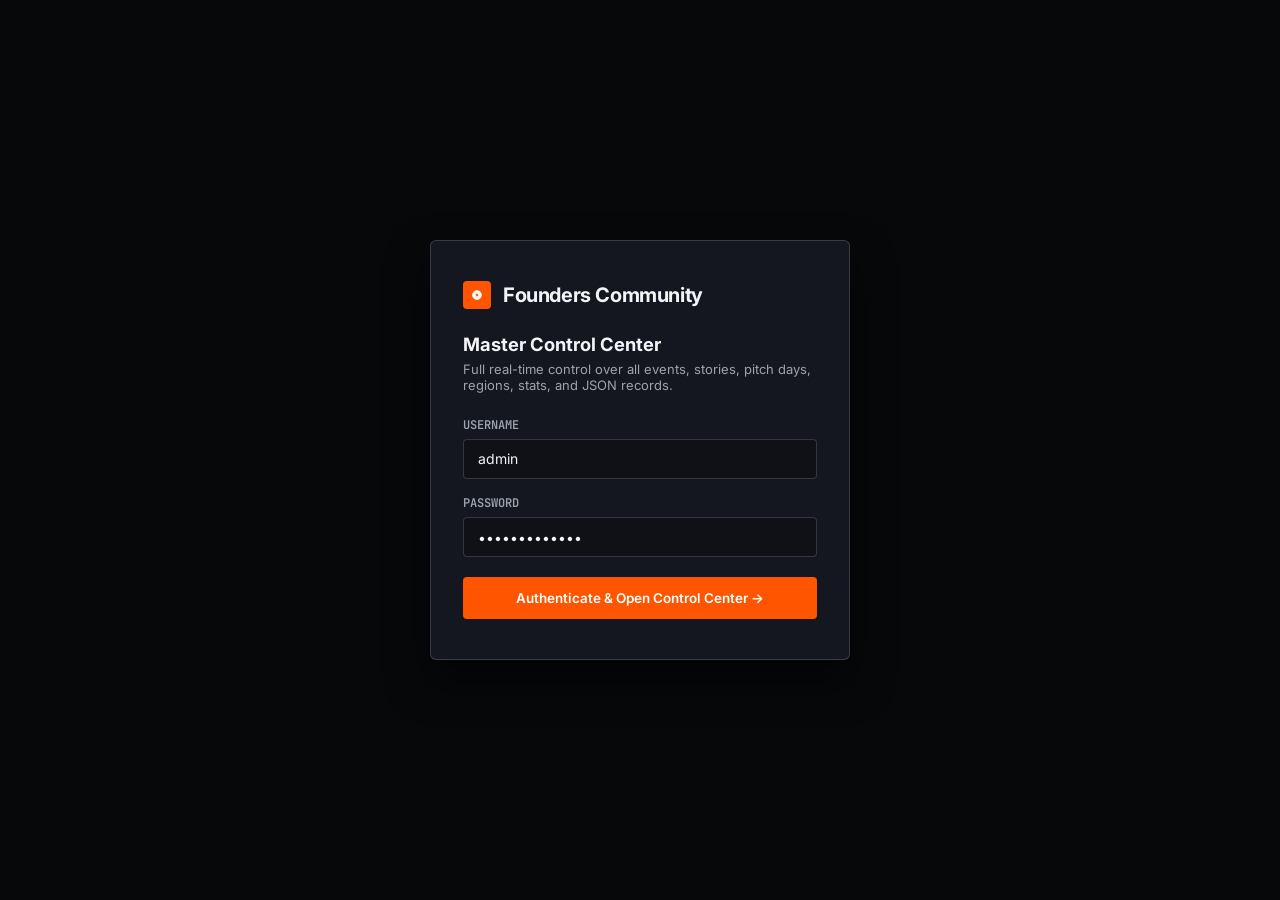
<file: admin.html>
<!DOCTYPE html>
<html lang="en">
<head>
  <meta charset="UTF-8">
  <meta name="viewport" content="width=device-width, initial-scale=1.0">
  <meta name="robots" content="noindex, nofollow">
  <title>Founders Community | Master CMS &amp; Control Center</title>
  
  <link rel="icon" type="image/x-icon" href="/favicon.ico">
  <link rel="shortcut icon" href="/favicon.ico">
  <link rel="icon" type="image/png" sizes="48x48" href="/assets/favicon-48x48.png">
  <link rel="icon" type="image/png" sizes="192x192" href="/assets/favicon-192x192.png">
  <link rel="apple-touch-icon" sizes="180x180" href="/assets/apple-touch-icon.png">
  <link rel="stylesheet" href="styles/admin.css">
  <link rel="preconnect" href="https://fonts.googleapis.com">
  <link rel="preconnect" href="https://fonts.gstatic.com" crossorigin>
  <link href="https://fonts.googleapis.com/css2?family=Inter:wght@400;500;600;700&family=JetBrains+Mono:wght@400;500;600&family=Newsreader:ital,opsz,wght@0,6..72,400;0,6..72,600;1,6..72,400&display=swap" rel="stylesheet">
</head>
<body>

  <!-- TOAST NOTIFICATION CONTAINER -->
  <div id="toast-container" class="toast-container"></div>

  <!-- AUTH LOGIN GUARD OVERLAY -->
  <div id="auth-screen" class="auth-screen">
    <div class="auth-card">
      <div class="auth-brand">
        <div class="auth-brand-symbol">
          <svg width="16" height="16" viewBox="0 0 100 100" fill="none">
            <path fill-rule="evenodd" clip-rule="evenodd" d="M50 20 C66 20 80 34 80 50 C80 66 66 80 50 80 C34 80 20 66 20 50 C20 34 34 20 50 20 Z M50 34 C50 43 44 50 35 50 C44 50 50 57 50 66 C50 57 56 50 65 50 C56 50 50 43 50 34 Z" fill="#FFFFFF"/>
          </svg>
        </div>
        <span class="auth-title">Founders Community</span>
      </div>
      <h2 style="font-size: 1.15rem; font-weight: 700; margin-bottom: 0.35rem;">Master Control Center</h2>
      <p class="auth-subtitle">Full real-time control over all events, stories, pitch days, regions, stats, and JSON records.</p>

      <form id="login-form">
        <div class="form-group" style="margin-bottom: 1rem;">
          <label class="form-label">Username</label>
          <input type="text" id="login-username" class="form-input" placeholder="admin" required value="admin">
        </div>
        <div class="form-group" style="margin-bottom: 1.25rem;">
          <label class="form-label">Password</label>
          <input type="password" id="login-password" class="form-input" placeholder="founders2026!" required value="founders2026!">
        </div>
        <div id="login-error" style="display: none; color: #EF4444; font-size: 0.8125rem; margin-bottom: 1rem;"></div>
        <button type="submit" class="btn btn-primary" style="width: 100%; padding: 0.75rem; justify-content: center;">
          Authenticate &amp; Open Control Center &rarr;
        </button>
      </form>
    </div>
  </div>

  <!-- ADMIN DASHBOARD LAYOUT -->
  <div class="admin-layout">
    <!-- Sidebar Navigation -->
    <aside class="admin-sidebar">
      <div class="sidebar-header">
        <div class="auth-brand-symbol" style="width:26px; height:26px;">
          <svg width="14" height="14" viewBox="0 0 100 100" fill="none">
            <path fill-rule="evenodd" clip-rule="evenodd" d="M50 20 C66 20 80 34 80 50 C80 66 66 80 50 80 C34 80 20 66 20 50 C20 34 34 20 50 20 Z M50 34 C50 43 44 50 35 50 C44 50 50 57 50 66 C50 57 56 50 65 50 C56 50 50 43 50 34 Z" fill="#FFFFFF"/>
          </svg>
        </div>
        <div>
          <div style="font-weight:700; font-size:0.95rem;">Founders CMS</div>
          <div style="font-size:0.6875rem; color:var(--text-muted); font-family:var(--font-mono);">TOTAL CONTROL ACTIVE</div>
        </div>
      </div>

      <ul class="sidebar-nav">
        <li>
          <button class="nav-item-btn active" data-tab="dashboard">
            <svg viewBox="0 0 24 24" fill="none" stroke="currentColor" stroke-width="2"><rect x="3" y="3" width="7" height="7"></rect><rect x="14" y="3" width="7" height="7"></rect><rect x="14" y="14" width="7" height="7"></rect><rect x="3" y="14" width="7" height="7"></rect></svg>
            Dashboard
          </button>
        </li>
        <li>
          <button class="nav-item-btn" data-tab="opportunities">
            <svg viewBox="0 0 24 24" fill="none" stroke="currentColor" stroke-width="2"><circle cx="12" cy="12" r="10"></circle><polygon points="12 8 8 12 12 16 16 12 12 8"></polygon></svg>
            Live Radar &amp; Events
          </button>
        </li>
        <li>
          <button class="nav-item-btn" data-tab="pitchdays">
            <svg viewBox="0 0 24 24" fill="none" stroke="currentColor" stroke-width="2"><path d="M12 2a3 3 0 0 0-3 3v7a3 3 0 0 0 6 0V5a3 3 0 0 0-3-3Z"></path><path d="M19 10v2a7 7 0 0 1-14 0v-2"></path><line x1="12" y1="19" x2="12" y2="22"></line></svg>
            Pitch Days &amp; Stages
          </button>
        </li>
        <li>
          <button class="nav-item-btn" data-tab="stories">
            <svg viewBox="0 0 24 24" fill="none" stroke="currentColor" stroke-width="2"><path d="M4 19.5A2.5 2.5 0 0 1 6.5 17H20"></path><path d="M6.5 2H20v20H6.5A2.5 2.5 0 0 1 4 19.5v-15A2.5 2.5 0 0 1 6.5 2z"></path></svg>
            Field Dispatches (Stories)
          </button>
        </li>
        <li>
          <button class="nav-item-btn" data-tab="stats">
            <svg viewBox="0 0 24 24" fill="none" stroke="currentColor" stroke-width="2"><path d="M3 3v18h18"></path><path d="M18 17V9"></path><path d="M13 17V5"></path><path d="M8 17v-3"></path></svg>
            Key Stats &amp; Numbers
          </button>
        </li>
        <li>
          <button class="nav-item-btn" data-tab="pathway">
            <svg viewBox="0 0 24 24" fill="none" stroke="currentColor" stroke-width="2"><polygon points="13 2 3 14 12 14 11 22 21 10 12 10 13 2"></polygon></svg>
            How It Works (Pathway)
          </button>
        </li>
        <li>
          <button class="nav-item-btn" data-tab="regions">
            <svg viewBox="0 0 24 24" fill="none" stroke="currentColor" stroke-width="2"><polygon points="1 6 1 22 8 18 16 22 23 18 23 2 16 6 8 2 1 6"></polygon><line x1="8" y1="2" x2="8" y2="18"></line><line x1="16" y1="6" x2="16" y2="22"></line></svg>
            Regional Registry
          </button>
        </li>
        <li>
          <button class="nav-item-btn" data-tab="partners">
            <svg viewBox="0 0 24 24" fill="none" stroke="currentColor" stroke-width="2"><path d="M17 21v-2a4 4 0 0 0-4-4H5a4 4 0 0 0-4 4v2"></path><circle cx="9" cy="7" r="4"></circle><path d="M23 21v-2a4 4 0 0 0-3-3.87"></path><path d="M16 3.13a4 4 0 0 1 0 7.75"></path></svg>
            Partners &amp; Capital
          </button>
        </li>
        <li>
          <button class="nav-item-btn" data-tab="gallery">
            <svg viewBox="0 0 24 24" fill="none" stroke="currentColor" stroke-width="2"><rect x="3" y="3" width="18" height="18" rx="2" ry="2"></rect><circle cx="8.5" cy="8.5" r="1.5"></circle><polyline points="21 15 16 10 5 21"></polyline></svg>
            Documentary Gallery
          </button>
        </li>
        <li>
          <button class="nav-item-btn" data-tab="rawjson" style="color:#F59E0B;">
            <svg viewBox="0 0 24 24" fill="none" stroke="currentColor" stroke-width="2"><polyline points="16 18 22 12 16 6"></polyline><polyline points="8 6 2 12 8 18"></polyline></svg>
            Raw JSON Editor
          </button>
        </li>
        <li>
          <button class="nav-item-btn" data-tab="media">
            <svg viewBox="0 0 24 24" fill="none" stroke="currentColor" stroke-width="2"><path d="M21 15v4a2 2 0 0 1-2 2H5a2 2 0 0 1-2-2v-4"></path><polyline points="17 8 12 3 7 8"></polyline><line x1="12" y1="3" x2="12" y2="15"></line></svg>
            Media Library
          </button>
        </li>
        <li>
          <button class="nav-item-btn" data-tab="settings">
            <svg viewBox="0 0 24 24" fill="none" stroke="currentColor" stroke-width="2"><circle cx="12" cy="12" r="3"></circle><path d="M19.4 15a1.65 1.65 0 0 0 .33 1.82l.06.06a2 2 0 0 1 0 2.83 2 2 0 0 1-2.83 0l-.06-.06a1.65 1.65 0 0 0-1.82-.33 1.65 1.65 0 0 0-1 1.51V21a2 2 0 0 1-2 2 2 2 0 0 1-2-2v-.09A1.65 1.65 0 0 0 9 19.4a1.65 1.65 0 0 0-1.82.33l-.06.06a2 2 0 0 1-2.83 0 2 2 0 0 1 0-2.83l.06-.06a1.65 1.65 0 0 0 .33-1.82 1.65 1.65 0 0 0-1.51-1H3a2 2 0 0 1-2-2 2 2 0 0 1 2-2h.09A1.65 1.65 0 0 0 4.6 9a1.65 1.65 0 0 0-.33-1.82l-.06-.06a2 2 0 0 1 0-2.83 2 2 0 0 1 2.83 0l.06.06a1.65 1.65 0 0 0 1.82.33H9a1.65 1.65 0 0 0 1-1.51V3a2 2 0 0 1 2-2 2 2 0 0 1 2 2v.09a1.65 1.65 0 0 0 1 1.51 1.65 1.65 0 0 0 1.82-.33l.06-.06a2 2 0 0 1 2.83 0 2 2 0 0 1 0 2.83l-.06.06a1.65 1.65 0 0 0-.33 1.82V9a1.65 1.65 0 0 0 1.51 1H21a2 2 0 0 1 2 2 2 2 0 0 1-2 2h-.09a1.65 1.65 0 0 0-1.51 1z"></path></svg>
            Settings &amp; Backup
          </button>
        </li>
      </ul>

      <div class="sidebar-footer">
        <div class="user-info">LOGGED IN AS: <span id="current-user-name">admin</span></div>
        <a href="/" target="_blank" class="btn btn-secondary btn-sm" style="width:100%; justify-content:center;">
          View Public Site &nearr;
        </a>
        <button id="logout-btn" class="btn btn-danger btn-sm" style="width:100%; justify-content:center;">
          Sign Out
        </button>
      </div>
    </aside>

    <!-- Main Content Panel -->
    <main class="admin-main">
      <header class="admin-header">
        <div>
          <h1 id="active-tab-title" class="page-title">Dashboard</h1>
          <p style="font-size:0.8125rem; color:var(--text-muted); margin-top:0.25rem;" id="active-tab-desc">
            Real-time management portal with instant 2-way live sync to website and Vercel dataset.
          </p>
        </div>
        <div class="header-actions" id="header-actions">
          <!-- Dynamic Action Button per tab -->
        </div>
      </header>

      <!-- 1. DASHBOARD OVERVIEW TAB -->
      <section id="tab-dashboard" class="tab-section active">
        <div class="metrics-grid">
          <div class="metric-card">
            <span class="metric-label">Active Opportunities</span>
            <span class="metric-val" id="dash-opps-count">0</span>
          </div>
          <div class="metric-card">
            <span class="metric-label">Field Stories</span>
            <span class="metric-val" id="dash-stories-count">0</span>
          </div>
          <div class="metric-card">
            <span class="metric-label">Pitch Cities</span>
            <span class="metric-val" id="dash-pitch-count">0</span>
          </div>
          <div class="metric-card">
            <span class="metric-label">Regional Chapters</span>
            <span class="metric-val" id="dash-regions-count">0</span>
          </div>
        </div>

        <div style="display:grid; grid-template-columns: 2fr 1fr; gap:1.5rem; margin-top:1.5rem;">
          <div style="background:var(--bg-card); border:1px solid var(--border-subtle); border-radius:6px; padding:1.5rem;">
            <div style="display:flex; justify-content:space-between; align-items:center; margin-bottom:1rem;">
              <h3 style="font-size:1.1rem; font-weight:700;">Live Sync &amp; Deployment Status</h3>
              <span class="status-badge live">● 2-Way Sync Active</span>
            </div>
            <p style="font-size:0.9rem; color:var(--text-secondary); line-height:1.6; margin-bottom:1.25rem;">
              Every edit you make in any tab is <strong>immediately written</strong> to both the SQLite database and <code style="color:var(--brand-vermilion); font-family:var(--font-mono);">data/community.json</code>. Your live site updates instantly on refresh, and your repository is always 100% ready for zero-configuration Vercel deployment.
            </p>
            <div style="display:flex; gap:0.75rem; flex-wrap:wrap;">
              <button class="btn btn-primary btn-sm" id="dash-save-all-btn">
                ⚡ Force Re-Sync Entire Site
              </button>
              <button class="btn btn-secondary btn-sm" onclick="window.FC_ADMIN.switchTab('rawjson')">
                📝 Open Full JSON Editor &rarr;
              </button>
              <a href="/" target="_blank" class="btn btn-secondary btn-sm">
                🌐 Open Public Homepage &nearr;
              </a>
            </div>
          </div>

          <div style="background:var(--bg-card); border:1px solid var(--border-subtle); border-radius:6px; padding:1.5rem;">
            <h3 style="font-size:1rem; font-weight:700; margin-bottom:0.75rem;">Quick Navigation</h3>
            <ul style="list-style:none; display:flex; flex-direction:column; gap:0.5rem; font-size:0.875rem;">
              <li><a href="javascript:void(0)" onclick="window.FC_ADMIN.switchTab('opportunities')" style="color:var(--text-primary); text-decoration:none;">→ Manage Live Radar &amp; Events</a></li>
              <li><a href="javascript:void(0)" onclick="window.FC_ADMIN.switchTab('pitchdays')" style="color:var(--text-primary); text-decoration:none;">→ Update Pitch Day Cities &amp; Venues</a></li>
              <li><a href="javascript:void(0)" onclick="window.FC_ADMIN.switchTab('stories')" style="color:var(--text-primary); text-decoration:none;">→ Write Founder Stories &amp; Dispatches</a></li>
              <li><a href="javascript:void(0)" onclick="window.FC_ADMIN.switchTab('stats')" style="color:var(--text-primary); text-decoration:none;">→ Edit Top 4 Statistics</a></li>
              <li><a href="javascript:void(0)" onclick="window.FC_ADMIN.switchTab('rawjson')" style="color:#F59E0B; text-decoration:none;">→ Full Raw JSON Control</a></li>
            </ul>
          </div>
        </div>
      </section>

      <!-- 2. OPPORTUNITIES & EVENTS TAB -->
      <section id="tab-opportunities" class="tab-section">
        <div class="data-table-wrap">
          <table class="data-table">
            <thead>
              <tr>
                <th>Title</th>
                <th>Category</th>
                <th>Type</th>
                <th>Date &amp; Location</th>
                <th>Status Tag</th>
                <th>Action Button</th>
                <th style="text-align:right;">Actions</th>
              </tr>
            </thead>
            <tbody id="opps-table-body">
              <!-- Dynamically populated -->
            </tbody>
          </table>
        </div>
      </section>

      <!-- 3. PITCH DAYS & STAGES TAB -->
      <section id="tab-pitchdays" class="tab-section">
        <div style="display:grid; grid-template-columns: repeat(auto-fill, minmax(320px, 1fr)); gap:1.25rem;" id="pitchdays-grid">
          <!-- Dynamically populated city cards -->
        </div>
      </section>

      <!-- 4. STORIES & FIELD DISPATCHES TAB -->
      <section id="tab-stories" class="tab-section">
        <div class="data-table-wrap">
          <table class="data-table">
            <thead>
              <tr>
                <th>Cover</th>
                <th>Title</th>
                <th>Author</th>
                <th>Category / Region</th>
                <th>Read Time</th>
                <th style="text-align:right;">Actions</th>
              </tr>
            </thead>
            <tbody id="stories-table-body">
              <!-- Dynamically populated -->
            </tbody>
          </table>
        </div>
      </section>

      <!-- 5. KEY STATS TAB -->
      <section id="tab-stats" class="tab-section">
        <div style="background:var(--bg-card); border:1px solid var(--border-subtle); border-radius:6px; padding:1.5rem; max-width:800px;">
          <h3 style="font-size:1.1rem; font-weight:700; margin-bottom:0.5rem;">Homepage Header Statistics</h3>
          <p style="font-size:0.8125rem; color:var(--text-muted); margin-bottom:1.5rem;">
            These 4 key metrics appear right below the hero header on the public website.
          </p>
          <form id="stats-form">
            <div id="stats-inputs-container" style="display:flex; flex-direction:column; gap:1.25rem;">
              <!-- 4 stat blocks dynamically rendered -->
            </div>
            <div style="margin-top:1.5rem;">
              <button type="submit" class="btn btn-primary">Save All Statistics &amp; Sync Live</button>
            </div>
          </form>
        </div>
      </section>

      <!-- 6. HOW IT WORKS (PATHWAY) TAB -->
      <section id="tab-pathway" class="tab-section">
        <div style="background:var(--bg-card); border:1px solid var(--border-subtle); border-radius:6px; padding:1.5rem; max-width:900px;">
          <h3 style="font-size:1.1rem; font-weight:700; margin-bottom:0.5rem;">4-Step Ecosystem Pathway</h3>
          <p style="font-size:0.8125rem; color:var(--text-muted); margin-bottom:1.5rem;">
            Edit the Discover, Connect, Build, and Grow pathway cards shown on the homepage.
          </p>
          <form id="pathway-form">
            <div id="pathway-inputs-container" style="display:flex; flex-direction:column; gap:1.5rem;">
              <!-- 4 pathway step blocks -->
            </div>
            <div style="margin-top:1.5rem;">
              <button type="submit" class="btn btn-primary">Save Ecosystem Pathway</button>
            </div>
          </form>
        </div>
      </section>

      <!-- 7. REGIONAL REGISTRY TAB -->
      <section id="tab-regions" class="tab-section">
        <div class="data-table-wrap">
          <table class="data-table">
            <thead>
              <tr>
                <th>Region Name</th>
                <th>Status</th>
                <th>Active Hub</th>
                <th>Lead / Chapter Mentor</th>
                <th>Key Focus</th>
                <th style="text-align:right;">Actions</th>
              </tr>
            </thead>
            <tbody id="regions-table-body">
              <!-- Dynamically populated -->
            </tbody>
          </table>
        </div>
      </section>

      <!-- 8. PARTNERS TAB -->
      <section id="tab-partners" class="tab-section">
        <div class="data-table-wrap">
          <table class="data-table">
            <thead>
              <tr>
                <th>Logo</th>
                <th>Partner Name</th>
                <th>Category</th>
                <th>Verified Role</th>
                <th>Website</th>
                <th style="text-align:right;">Actions</th>
              </tr>
            </thead>
            <tbody id="partners-table-body">
              <!-- Dynamically populated -->
            </tbody>
          </table>
        </div>
      </section>

      <!-- 9. GALLERY TAB -->
      <section id="tab-gallery" class="tab-section">
        <div style="display:grid; grid-template-columns: repeat(auto-fill, minmax(280px, 1fr)); gap:1.25rem;" id="gallery-cards-grid">
          <!-- Dynamically populated gallery cards -->
        </div>
      </section>

      <!-- 10. RAW JSON EDITOR TAB -->
      <section id="tab-rawjson" class="tab-section">
        <div style="background:var(--bg-card); border:1px solid var(--border-subtle); border-radius:6px; padding:1.5rem;">
          <div style="display:flex; justify-content:space-between; align-items:center; margin-bottom:1rem; flex-wrap:wrap; gap:0.75rem;">
            <div>
              <h3 style="font-size:1.1rem; font-weight:700; color:#F59E0B;">Full Master JSON Editor (community.json)</h3>
              <p style="font-size:0.8125rem; color:var(--text-muted);">Direct live access to all records. Format, edit, validate, and save with one click.</p>
            </div>
            <div style="display:flex; gap:0.5rem;">
              <button class="btn btn-secondary btn-sm" id="btn-format-json">⚡ Format &amp; Prettify</button>
              <button class="btn btn-secondary btn-sm" id="btn-reload-json">🔄 Reload from Disk</button>
              <button class="btn btn-primary btn-sm" id="btn-save-raw-json">💾 Save &amp; Sync Entire Site</button>
            </div>
          </div>
          <div id="json-editor-status" style="display:none; padding:0.6rem 1rem; border-radius:4px; margin-bottom:1rem; font-size:0.8125rem; font-family:var(--font-mono);"></div>
          <textarea id="raw-json-textarea" class="form-textarea" style="width:100%; height:550px; font-family:var(--font-mono); font-size:0.8125rem; line-height:1.5; background:#0A0C10; color:#A7F3D0; border-color:var(--border-medium);"></textarea>
        </div>
      </section>

      <!-- 11. MEDIA LIBRARY TAB -->
      <section id="tab-media" class="tab-section">
        <div style="margin-bottom: 1.5rem; display: flex; gap: 1rem; align-items: center; justify-content: space-between;">
          <input type="text" id="media-search" class="form-input" placeholder="Search media files by name..." style="max-width: 350px;">
          <label class="btn btn-primary" style="cursor:pointer;">
            + Upload Images
            <input type="file" id="media-upload-input" multiple accept="image/*" style="display:none;">
          </label>
        </div>
        <div class="media-grid" id="media-library-grid">
          <!-- Dynamically populated -->
        </div>
      </section>

      <!-- 12. SETTINGS & BACKUP TAB -->
      <section id="tab-settings" class="tab-section">
        <div style="display:grid; grid-template-columns: 1fr 1fr; gap:1.5rem;">
          <div style="background:var(--bg-card); border:1px solid var(--border-subtle); border-radius:6px; padding:1.5rem;">
            <h3 style="font-size:1.1rem; font-weight:700; margin-bottom:1rem;">Backup &amp; Export Data</h3>
            <p style="font-size:0.85rem; color:var(--text-secondary); line-height:1.6; margin-bottom:1.25rem;">
              Download a full backup of your entire community dataset as a JSON file, or restore from a previous backup.
            </p>
            <div style="display:flex; gap:0.75rem; flex-wrap:wrap;">
              <button class="btn btn-primary" id="btn-export-backup">
                ⬇️ Download community.json Backup
              </button>
              <label class="btn btn-secondary" style="cursor:pointer;">
                ⬆️ Restore from Backup JSON
                <input type="file" id="btn-import-backup" accept=".json" style="display:none;">
              </label>
            </div>
          </div>

          <div style="background:var(--bg-card); border:1px solid var(--border-subtle); border-radius:6px; padding:1.5rem;">
            <h3 style="font-size:1.1rem; font-weight:700; margin-bottom:1rem;">Change Admin Password</h3>
            <form id="password-change-form">
              <div class="form-group" style="margin-bottom:1rem;">
                <label class="form-label">Current Password</label>
                <input type="password" id="pw-old" class="form-input" required>
              </div>
              <div class="form-group" style="margin-bottom:1rem;">
                <label class="form-label">New Password</label>
                <input type="password" id="pw-new" class="form-input" required>
              </div>
              <div class="form-group" style="margin-bottom:1.25rem;">
                <label class="form-label">Confirm New Password</label>
                <input type="password" id="pw-confirm" class="form-input" required>
              </div>
              <div id="pw-msg" style="display:none; font-size:0.85rem; margin-bottom:1rem;"></div>
              <button type="submit" class="btn btn-primary">Update Password</button>
            </form>
          </div>
        </div>
      </section>

    </main>
  </div>

  <!-- OPPORTUNITY MODAL -->
  <div class="modal-overlay" id="modal-opp">
    <div class="modal-card">
      <div class="modal-header">
        <h3 id="modal-opp-title">Create Opportunity / Event</h3>
        <button class="btn btn-secondary btn-sm close-modal">&times;</button>
      </div>
      <div class="modal-body">
        <form id="form-opp">
          <input type="hidden" id="opp-id">
          <div class="form-grid">
            <div class="form-group full">
              <label class="form-label">Title *</label>
              <input type="text" id="opp-title" class="form-input" required placeholder="Tashkent Pitch Day — Autumn 2026">
            </div>
            <div class="form-group">
              <label class="form-label">Category *</label>
              <input type="text" id="opp-category" class="form-input" required placeholder="Pitch Days">
            </div>
            <div class="form-group">
              <label class="form-label">Filter Tab *</label>
              <select id="opp-type" class="form-select" required>
                <option value="events">Events &amp; Talks</option>
                <option value="programs">Startup Programs &amp; Sprints</option>
                <option value="opportunities">Mentorship &amp; Grants</option>
              </select>
            </div>
            <div class="form-group">
              <label class="form-label">Date Display Text *</label>
              <input type="text" id="opp-date" class="form-input" required placeholder="October 24, 2026">
            </div>
            <div class="form-group">
              <label class="form-label">Location / Hub *</label>
              <input type="text" id="opp-location" class="form-input" required placeholder="Tashkent • C-Space Yunusabad">
            </div>
            <div class="form-group">
              <label class="form-label">Status Tag *</label>
              <input type="text" id="opp-status" class="form-input" required placeholder="Active Intake">
            </div>
            <div class="form-group">
              <label class="form-label">Badge Tag</label>
              <input type="text" id="opp-tag" class="form-input" placeholder="Flagship, Regional, Grant">
            </div>
            <div class="form-group full">
              <label class="form-label">Target Audience</label>
              <input type="text" id="opp-target" class="form-input" placeholder="Pre-seed &amp; Seed Founders">
            </div>
            <div class="form-group full">
              <label class="form-label">Description *</label>
              <textarea id="opp-desc" class="form-textarea" required rows="3" placeholder="Description of the event or program..."></textarea>
            </div>
            <div class="form-group">
              <label class="form-label">Action Button Text</label>
              <input type="text" id="opp-action" class="form-input" placeholder="Apply to Pitch">
            </div>
          </div>
        </form>
      </div>
      <div class="modal-footer">
        <button class="btn btn-secondary close-modal">Cancel</button>
        <button class="btn btn-primary" id="save-opp-btn">Save Opportunity &amp; Sync Live</button>
      </div>
    </div>
  </div>

  <!-- PITCH CITY MODAL -->
  <div class="modal-overlay" id="modal-pitch-city">
    <div class="modal-card">
      <div class="modal-header">
        <h3 id="modal-pitch-title">Edit Pitch Stage City</h3>
        <button class="btn btn-secondary btn-sm close-modal">&times;</button>
      </div>
      <div class="modal-body">
        <form id="form-pitch-city">
          <input type="hidden" id="pitch-city-id">
          <div class="form-grid">
            <div class="form-group">
              <label class="form-label">City Name *</label>
              <input type="text" id="pitch-city-name" class="form-input" required placeholder="Samarkand">
            </div>
            <div class="form-group">
              <label class="form-label">Region Label *</label>
              <input type="text" id="pitch-city-region" class="form-input" required placeholder="Silk Road Hub">
            </div>
            <div class="form-group">
              <label class="form-label">Status Text *</label>
              <input type="text" id="pitch-city-status" class="form-input" required placeholder="Upcoming: Nov 8, 2026">
            </div>
            <div class="form-group">
              <label class="form-label">Venue *</label>
              <input type="text" id="pitch-city-venue" class="form-input" required placeholder="Samarkand IT Park">
            </div>
            <div class="form-group">
              <label class="form-label">Past Cohorts (Number)</label>
              <input type="number" id="pitch-city-cohorts" class="form-input" placeholder="4">
            </div>
            <div class="form-group">
              <label class="form-label">Founders Pitched (Number)</label>
              <input type="number" id="pitch-city-pitched" class="form-input" placeholder="32">
            </div>
            <div class="form-group full">
              <label class="form-label">Investors Present</label>
              <input type="text" id="pitch-city-investors" class="form-input" placeholder="8+ Angels &amp; Seed Funds">
            </div>
            <div class="form-group full">
              <label class="form-label">City Description *</label>
              <textarea id="pitch-city-desc" class="form-textarea" required rows="3"></textarea>
            </div>
            <div class="form-group full">
              <label class="form-label">GPS Coordinates</label>
              <input type="text" id="pitch-city-coords" class="form-input" placeholder="39.6542° N, 66.9597° E">
            </div>
          </div>
        </form>
      </div>
      <div class="modal-footer">
        <button class="btn btn-secondary close-modal">Cancel</button>
        <button class="btn btn-primary" id="save-pitch-city-btn">Save Pitch Stage</button>
      </div>
    </div>
  </div>

  <!-- STORY MODAL -->
  <div class="modal-overlay" id="modal-story">
    <div class="modal-card">
      <div class="modal-header">
        <h3 id="modal-story-title">Create Story / Dispatch</h3>
        <button class="btn btn-secondary btn-sm close-modal">&times;</button>
      </div>
      <div class="modal-body">
        <form id="form-story">
          <input type="hidden" id="story-id">
          <div class="form-grid">
            <div class="form-group full">
              <label class="form-label">Story Title *</label>
              <input type="text" id="st-title" class="form-input" required placeholder="Building Agritech Hardware Outside Tashkent">
            </div>
            <div class="form-group">
              <label class="form-label">Author Name *</label>
              <input type="text" id="st-author" class="form-input" required placeholder="Aziz Rakhimov">
            </div>
            <div class="form-group">
              <label class="form-label">Author Role / Company</label>
              <input type="text" id="st-role" class="form-input" placeholder="Founder, AgroSense">
            </div>
            <div class="form-group">
              <label class="form-label">Category *</label>
              <input type="text" id="st-category" class="form-input" required placeholder="Case Study">
            </div>
            <div class="form-group">
              <label class="form-label">Region *</label>
              <input type="text" id="st-region" class="form-input" required placeholder="Samarkand">
            </div>
            <div class="form-group">
              <label class="form-label">Read Time</label>
              <input type="text" id="st-readtime" class="form-input" placeholder="6 min read">
            </div>
            <div class="form-group">
              <label class="form-label">Date</label>
              <input type="text" id="st-date" class="form-input" placeholder="October 2026">
            </div>
            <div class="form-group full">
              <label class="form-label">Cover Image Path / URL *</label>
              <input type="text" id="st-cover" class="form-input" required placeholder="assets/hero.jpg">
            </div>
            <div class="form-group full">
              <label class="form-label">Excerpt / Summary *</label>
              <textarea id="st-excerpt" class="form-textarea" required rows="3" placeholder="Brief summary of the article..."></textarea>
            </div>
          </div>
        </form>
      </div>
      <div class="modal-footer">
        <button class="btn btn-secondary close-modal">Cancel</button>
        <button class="btn btn-primary" id="save-story-btn">Save Story &amp; Sync Live</button>
      </div>
    </div>
  </div>

  <!-- REGION MODAL -->
  <div class="modal-overlay" id="modal-region">
    <div class="modal-card">
      <div class="modal-header">
        <h3 id="modal-region-title">Edit Regional Chapter</h3>
        <button class="btn btn-secondary btn-sm close-modal">&times;</button>
      </div>
      <div class="modal-body">
        <form id="form-region">
          <input type="hidden" id="reg-id">
          <div class="form-grid">
            <div class="form-group">
              <label class="form-label">Region Name *</label>
              <input type="text" id="reg-name" class="form-input" required placeholder="Samarkand Region">
            </div>
            <div class="form-group">
              <label class="form-label">Status *</label>
              <input type="text" id="reg-status" class="form-input" required placeholder="Active Chapter">
            </div>
            <div class="form-group">
              <label class="form-label">Active Hub / Venue</label>
              <input type="text" id="reg-hub" class="form-input" placeholder="Samarkand IT Park">
            </div>
            <div class="form-group">
              <label class="form-label">Chapter Lead / Mentor</label>
              <input type="text" id="reg-lead" class="form-input" placeholder="Shavkat Mirzayev">
            </div>
            <div class="form-group full">
              <label class="form-label">Ecosystem Focus</label>
              <input type="text" id="reg-focus" class="form-input" placeholder="Agritech, Tourism &amp; Cultural Heritage">
            </div>
            <div class="form-group full">
              <label class="form-label">Summary / Description</label>
              <textarea id="reg-desc" class="form-textarea" rows="2"></textarea>
            </div>
          </div>
        </form>
      </div>
      <div class="modal-footer">
        <button class="btn btn-secondary close-modal">Cancel</button>
        <button class="btn btn-primary" id="save-region-btn">Save Regional Chapter</button>
      </div>
    </div>
  </div>

  <!-- PARTNER MODAL -->
  <div class="modal-overlay" id="modal-partner">
    <div class="modal-card">
      <div class="modal-header">
        <h3 id="modal-partner-title">Add / Edit Partner</h3>
        <button class="btn btn-secondary btn-sm close-modal">&times;</button>
      </div>
      <div class="modal-body">
        <form id="form-partner">
          <input type="hidden" id="partner-id">
          <div class="form-grid">
            <div class="form-group">
              <label class="form-label">Partner Name *</label>
              <input type="text" id="pt-name" class="form-input" required placeholder="Yoshlar Ventures">
            </div>
            <div class="form-group">
              <label class="form-label">Category *</label>
              <input type="text" id="pt-category" class="form-input" required placeholder="Venture Capital">
            </div>
            <div class="form-group">
              <label class="form-label">Verified Role *</label>
              <input type="text" id="pt-role" class="form-input" required placeholder="Seed &amp; Pre-Seed Partner">
            </div>
            <div class="form-group">
              <label class="form-label">Website URL</label>
              <input type="text" id="pt-url" class="form-input" placeholder="https://...">
            </div>
            <div class="form-group full">
              <label class="form-label">Logo Path or Image URL</label>
              <input type="text" id="pt-logo" class="form-input" placeholder="assets/yoshlar-ventures.png">
            </div>
            <div class="form-group full">
              <label class="form-label">Description *</label>
              <textarea id="pt-desc" class="form-textarea" required rows="2" placeholder="Brief description of partnership..."></textarea>
            </div>
          </div>
        </form>
      </div>
      <div class="modal-footer">
        <button class="btn btn-secondary close-modal">Cancel</button>
        <button class="btn btn-primary" id="save-partner-btn">Save Partner</button>
      </div>
    </div>
  </div>

  <!-- GALLERY ITEM MODAL -->
  <div class="modal-overlay" id="modal-gallery-item">
    <div class="modal-card">
      <div class="modal-header">
        <h3 id="modal-gallery-title">Add / Edit Gallery Item</h3>
        <button class="btn btn-secondary btn-sm close-modal">&times;</button>
      </div>
      <div class="modal-body">
        <form id="form-gallery-item">
          <input type="hidden" id="gal-id">
          <div class="form-grid">
            <div class="form-group full">
              <label class="form-label">Caption *</label>
              <input type="text" id="gal-caption" class="form-input" required placeholder="Tashkent Demo Night Cohort III">
            </div>
            <div class="form-group full">
              <label class="form-label">Subtext / Date</label>
              <input type="text" id="gal-subtext" class="form-input" placeholder="October 2026 • 12 Teams Demoing">
            </div>
            <div class="form-group full">
              <label class="form-label">Image Source Path *</label>
              <input type="text" id="gal-src" class="form-input" required placeholder="assets/event-1.jpg">
            </div>
            <div class="form-group full">
              <label class="form-label">Alt Text</label>
              <input type="text" id="gal-alt" class="form-input" placeholder="Founders presenting at Tashkent Demo Night">
            </div>
          </div>
        </form>
      </div>
      <div class="modal-footer">
        <button class="btn btn-secondary close-modal">Cancel</button>
        <button class="btn btn-primary" id="save-gallery-item-btn">Save Gallery Item</button>
      </div>
    </div>
  </div>

  <!-- Core JavaScript -->
  <script src="js/admin.js"></script>
</body>
</html>
</file>
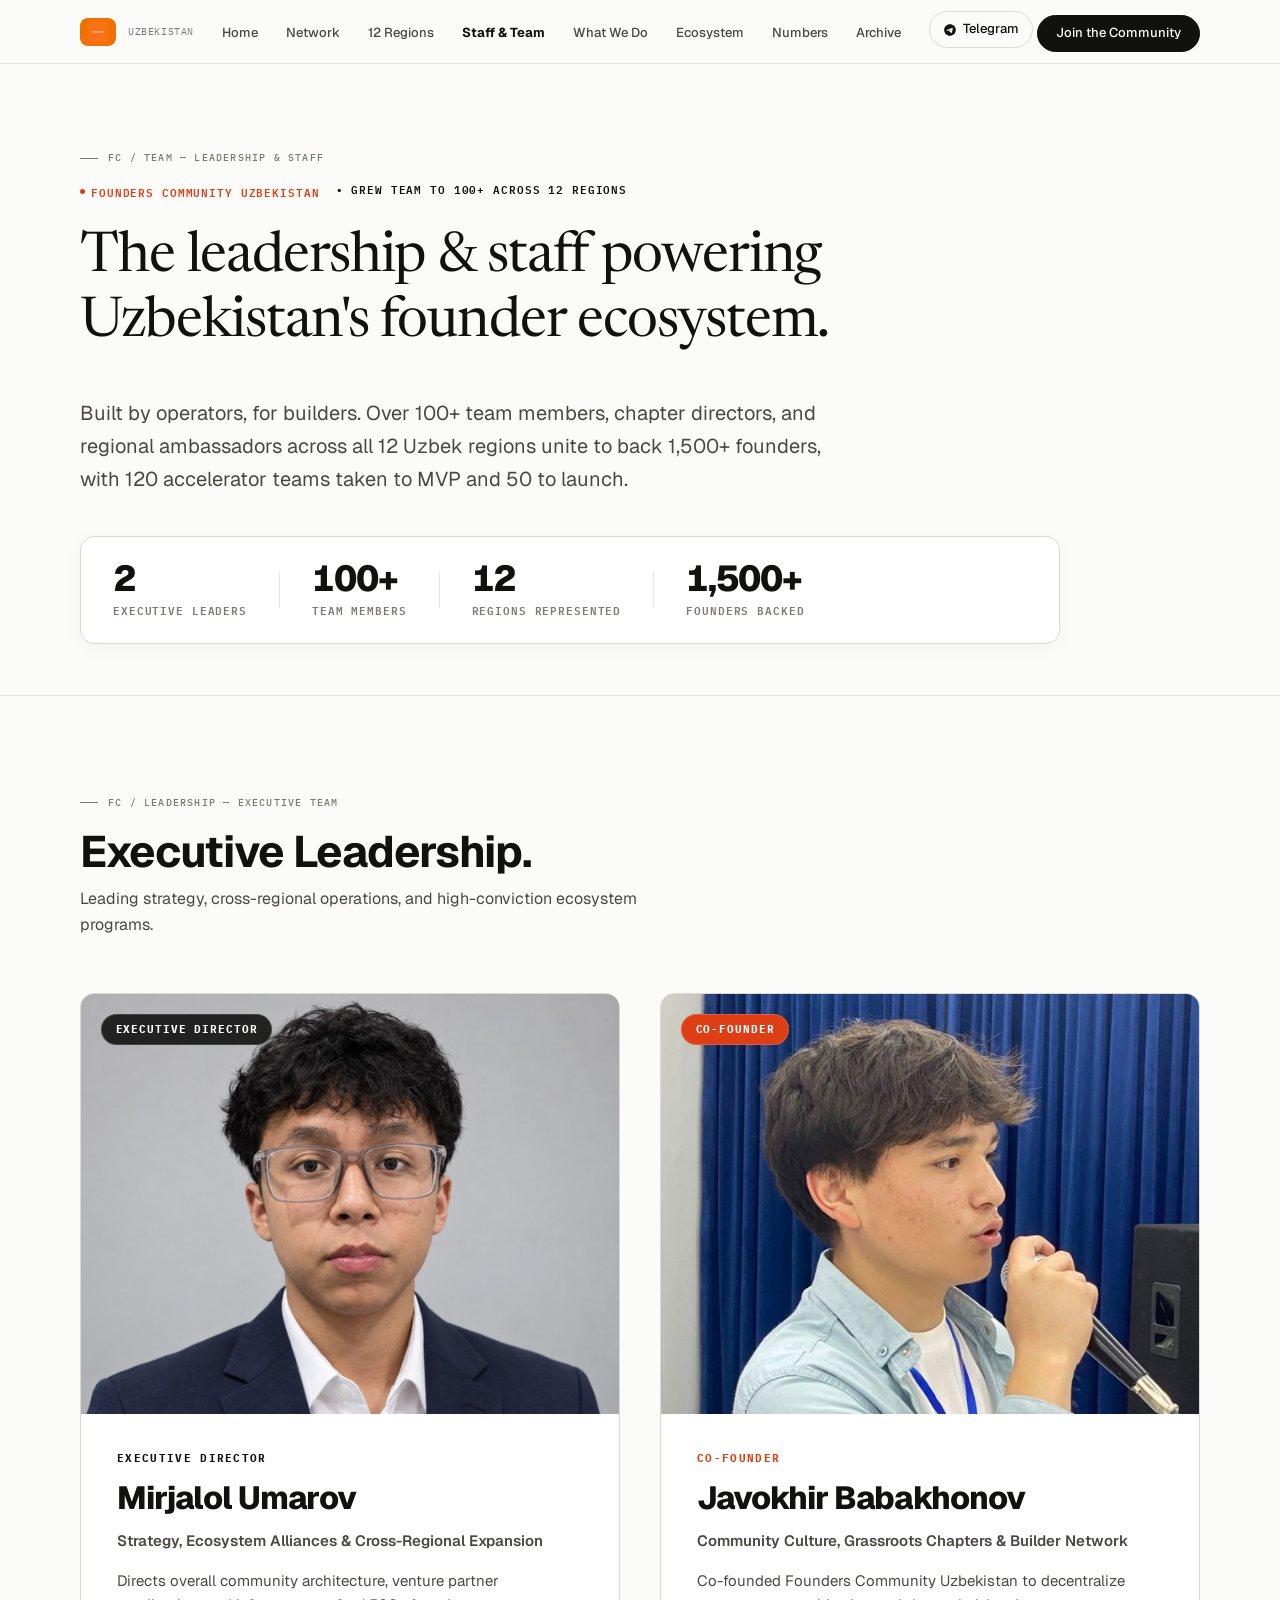
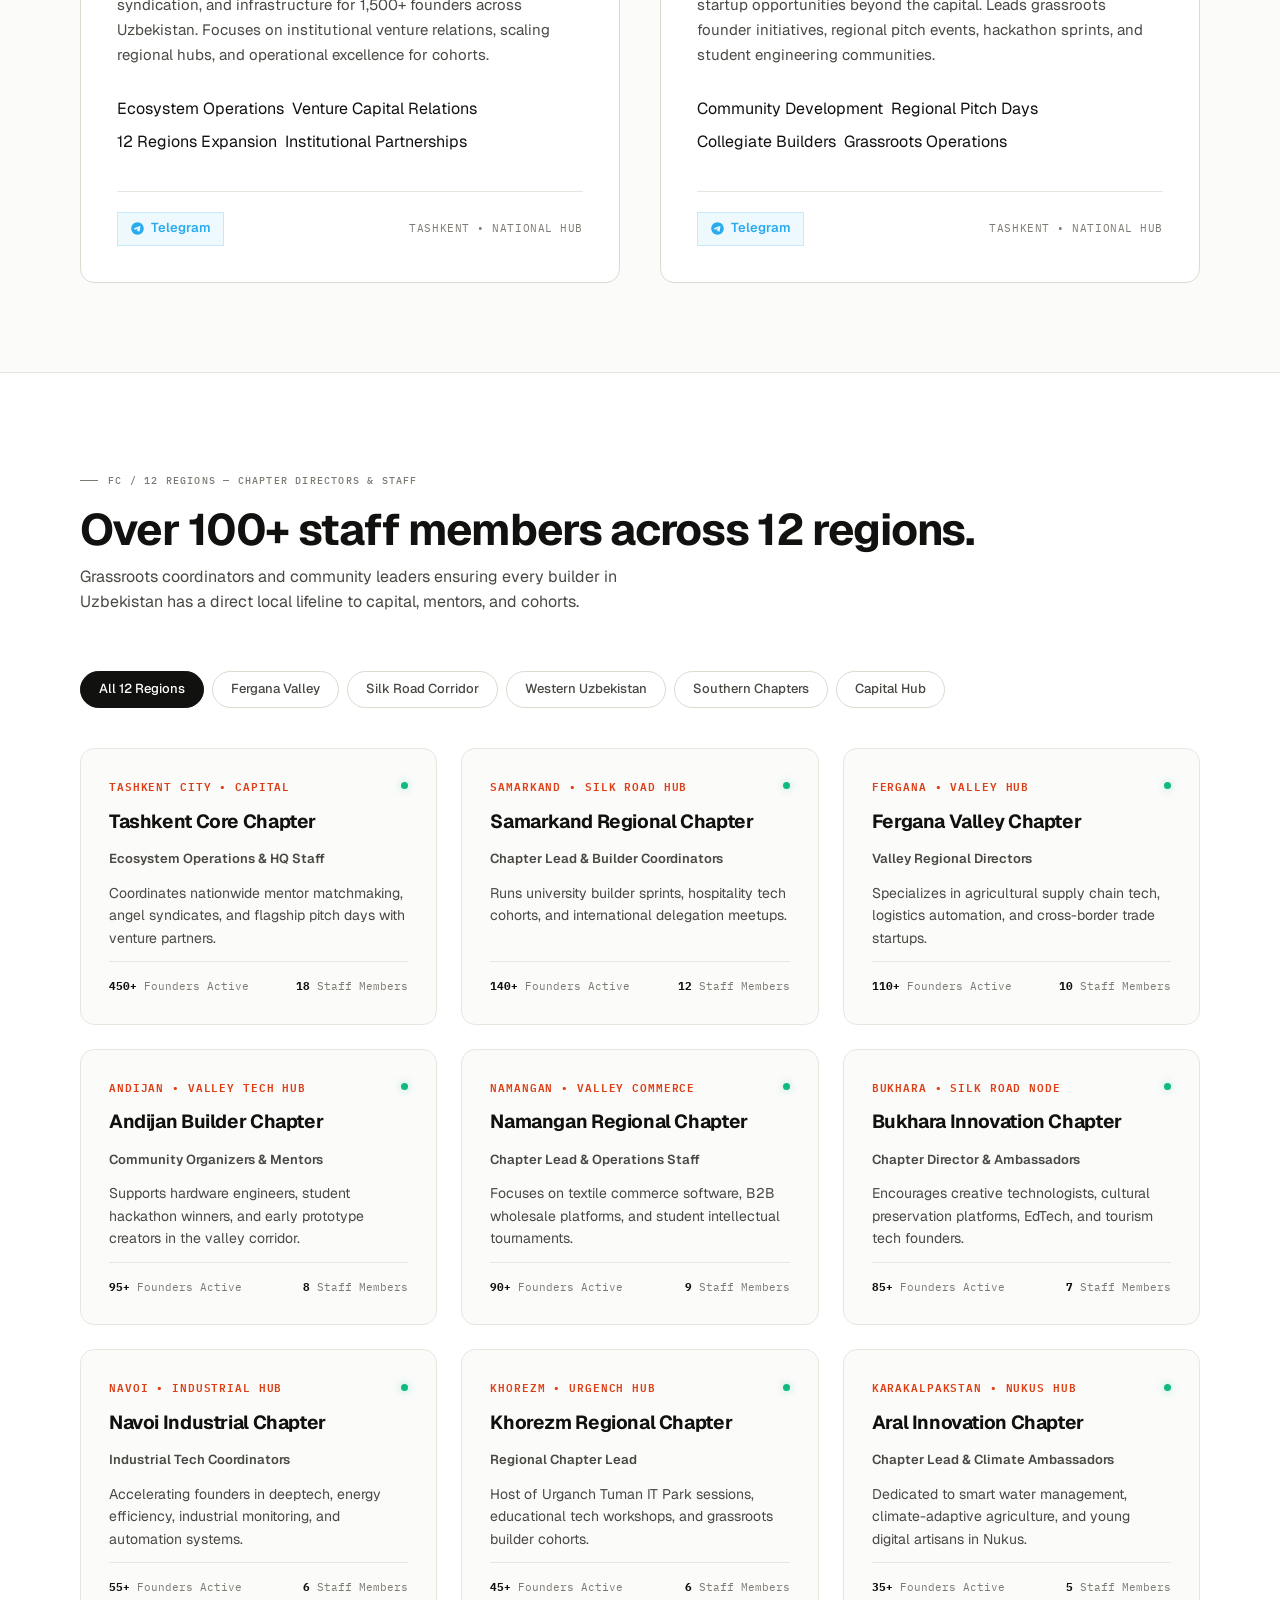
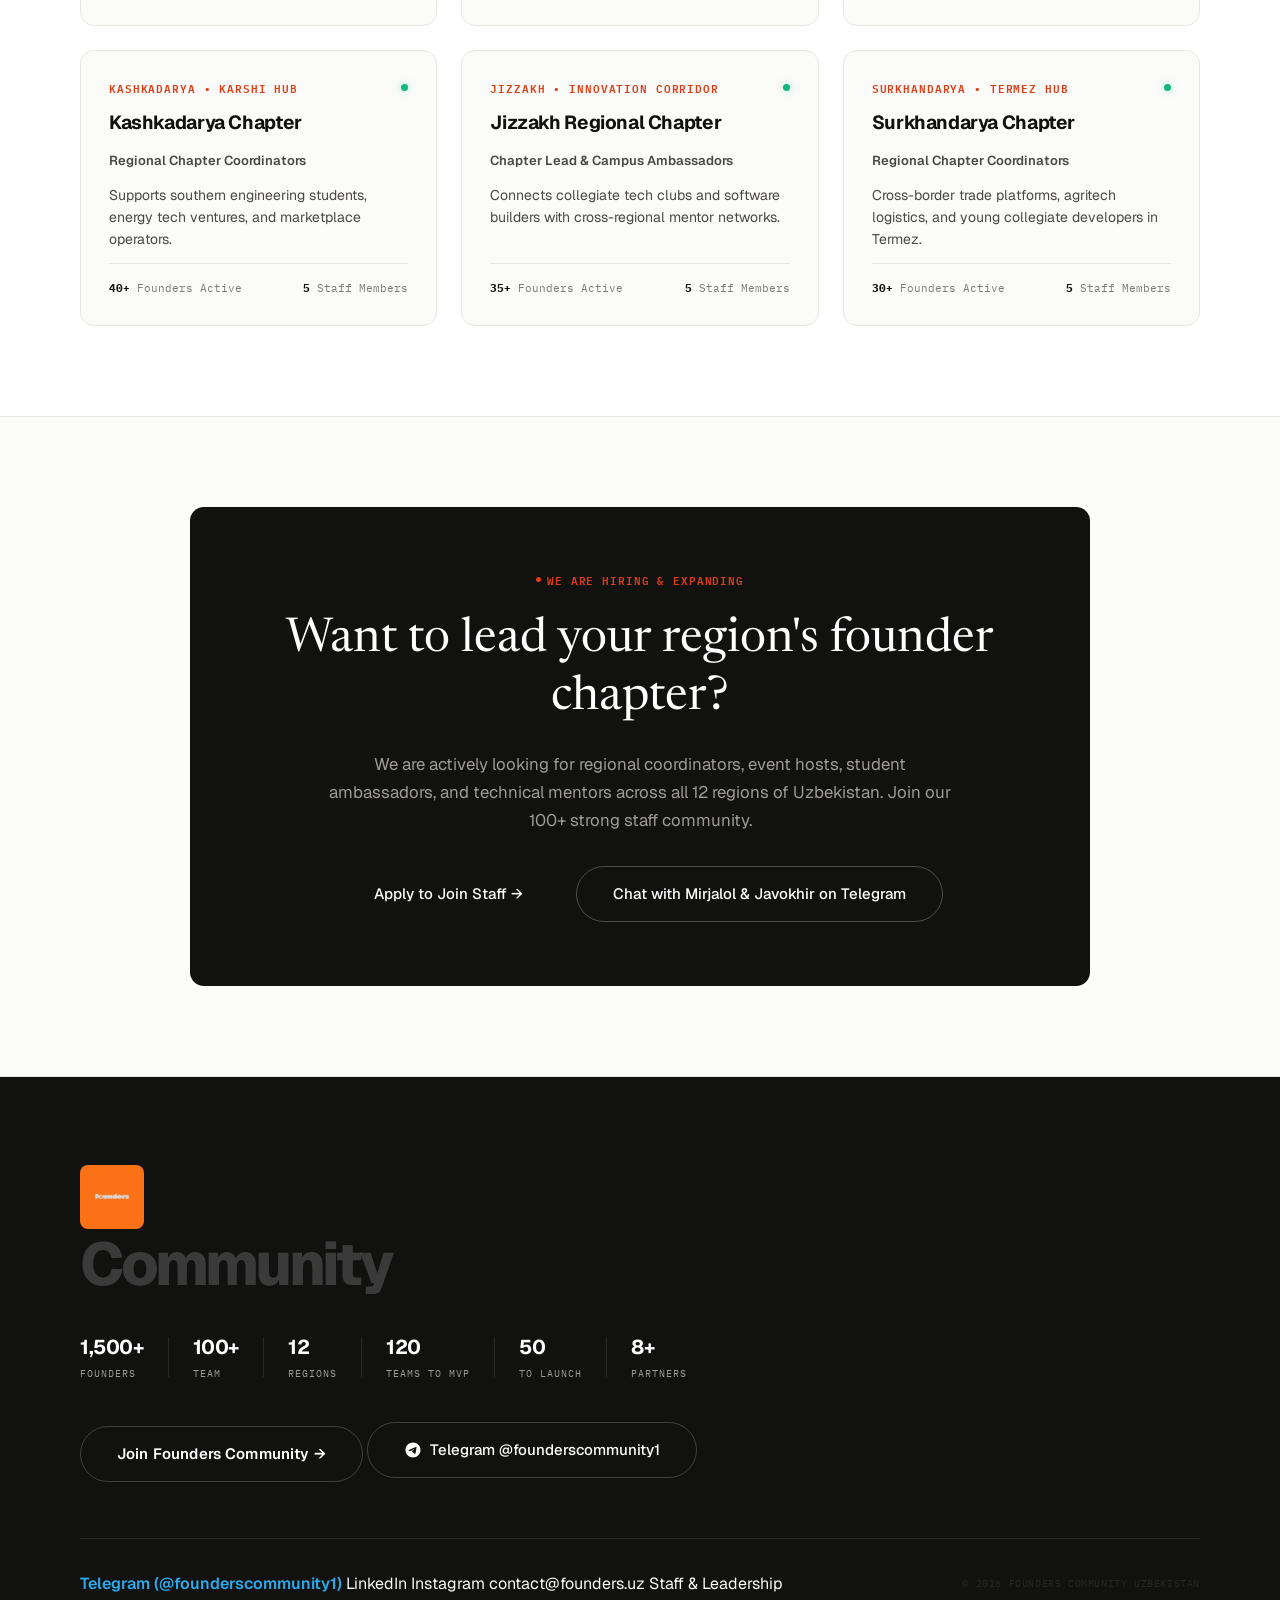
<file: staff.html>
<!DOCTYPE html>
<html lang="en">

<head>
  <meta charset="UTF-8">
  <meta name="viewport" content="width=device-width, initial-scale=1.0">
  <title>Staff &amp; Leadership — Founders Community Uzbekistan</title>

  <!-- SEO & Meta -->
  <meta name="title" content="Staff & Leadership — Founders Community Uzbekistan">
  <meta name="description"
    content="Meet the leadership and staff behind Founders Community Uzbekistan: Mirjalol Umarov (Executive Director), Javokhir Babakhonov (Co-Founder). Grew team to 100+; reached 1,500+ founders across 12 Uzbek regions; accelerator took 120 teams to MVP, 50 to launch; 8+ partners.">
  <meta name="keywords"
    content="Mirjalol Umarov, Javokhir Babakhonov, Founders Community Staff, Founders Community Leadership, Founders Uzbekistan Team, Tashkent startups, Uzbekistan tech leaders">
  <meta name="author" content="Founders Community Uzbekistan">
  <meta name="robots" content="index, follow, max-image-preview:large">
  <link rel="canonical" href="https://founders.founderscommunity.xyz/staff">

  <!-- Open Graph / Social -->
  <meta property="og:type" content="website">
  <meta property="og:site_name" content="Founders Community Uzbekistan">
  <meta property="og:url" content="https://founders.founderscommunity.xyz/staff">
  <meta property="og:title" content="Staff & Leadership — Founders Community Uzbekistan">
  <meta property="og:description"
    content="Mirjalol Umarov (Executive Director), Javokhir Babakhonov (Co-Founder). Grew team to 100+ across 12 Uzbek regions; reached 1,500+ founders; accelerator took 120 teams to MVP, 50 to launch; 8+ partners.">
  <meta property="og:image" content="https://founders.founderscommunity.xyz/assets/team/mirjalol-umarov.png">
  <meta property="og:image:width" content="640">
  <meta property="og:image:height" content="640">
  <meta property="og:locale" content="en_US">
  <meta property="og:locale:alternate" content="ru_RU">
  <meta property="og:locale:alternate" content="uz_UZ">
  <meta name="twitter:card" content="summary_large_image">
  <meta name="twitter:title" content="Staff & Leadership — Founders Community Uzbekistan">
  <meta name="twitter:description" content="Grew team to 100+; reached 1,500+ founders in 12 Uzbek regions; accelerator took 120 teams to MVP, 50 to launch; 8+ partners.">
  <meta name="twitter:image" content="https://founders.founderscommunity.xyz/assets/team/mirjalol-umarov.png">

  <!-- Schema.org JSON-LD Structured Data -->
  <script type="application/ld+json">
  {
    "@context": "https://schema.org",
    "@graph": [
      {
        "@type": "Organization",
        "@id": "https://founders.founderscommunity.xyz/#organization",
        "name": "Founders Community Uzbekistan",
        "url": "https://founders.founderscommunity.xyz/",
        "logo": "https://founders.founderscommunity.xyz/assets/founders-logo.png",
        "founder": [
          {
            "@type": "Person",
            "name": "Javokhir Babakhonov",
            "jobTitle": "Co-Founder",
            "image": "https://founders.founderscommunity.xyz/assets/team/javokhir-babakhonov.png"
          }
        ],
        "employee": [
          {
            "@type": "Person",
            "name": "Mirjalol Umarov",
            "jobTitle": "Executive Director",
            "image": "https://founders.founderscommunity.xyz/assets/team/mirjalol-umarov.png"
          },
          {
            "@type": "Person",
            "name": "Javokhir Babakhonov",
            "jobTitle": "Co-Founder",
            "image": "https://founders.founderscommunity.xyz/assets/team/javokhir-babakhonov.png"
          }
        ]
      }
    ]
  }
  </script>

  <!-- Google-compliant Favicons -->
  <link rel="icon" href="favicon.ico" sizes="48x48">
  <link rel="icon" href="assets/favicon-48x48.png" type="image/png" sizes="48x48">
  <link rel="icon" href="assets/favicon-96x96.png" type="image/png" sizes="96x96">
  <link rel="icon" href="assets/favicon-144x144.png" type="image/png" sizes="144x144">
  <link rel="icon" href="assets/favicon-192x192.png" type="image/png" sizes="192x192">
  <link rel="icon" href="assets/favicon-512x512.png" type="image/png" sizes="512x512">
  <link rel="apple-touch-icon" href="apple-touch-icon.png">
  <link rel="manifest" href="site.webmanifest">
  <meta name="theme-color" content="#0E0E0D">

  <!-- Google Fonts -->
  <link rel="preconnect" href="https://fonts.googleapis.com">
  <link rel="preconnect" href="https://fonts.gstatic.com" crossorigin>
  <link
    href="https://fonts.googleapis.com/css2?family=JetBrains+Mono:wght@400;500;600;700&family=Newsreader:ital,opsz,wght@0,6..72,400;0,6..72,500;0,6..72,600;1,6..72,400&family=Plus+Jakarta+Sans:wght@400;500;600;700;800&display=swap"
    rel="stylesheet">

  <script>document.documentElement.classList.add('js');</script>
  <link rel="stylesheet" href="/styles/main.css?v=6.3">
</head>

<body>

  <!-- Minimal Header -->
  <header class="header" role="banner">
    <div class="container nav-inner">
      <a href="/" class="brand-link" aria-label="Founders Community Home">
        <div class="brand-logo-wrap">
          <img src="assets/founders-logo.png" alt="Founders" class="brand-logo-img">
        </div>
        <span class="brand-subtitle-nav">Uzbekistan</span>
      </a>

      <nav role="navigation" aria-label="Main Navigation">
        <ul class="nav-links">
          <li><a href="/">Home</a></li>
          <li><a href="/#flow">Network</a></li>
          <li><a href="/#regions">12 Regions</a></li>
          <li><a href="/staff" class="active" style="color: var(--accent-primary); font-weight: 700;">Staff &amp; Team</a></li>
          <li><a href="/#what-we-do">What We Do</a></li>
          <li><a href="/#ecosystem">Ecosystem</a></li>
          <li><a href="/#numbers">Numbers</a></li>
          <li><a href="/#archive">Archive</a></li>
        </ul>
      </nav>

      <div class="nav-actions">
        <a href="https://t.me/founderscommunity1" target="_blank" rel="noopener noreferrer" class="btn btn-secondary btn-sm" style="display: inline-flex; align-items: center; gap: 0.4rem; padding: 0.45rem 0.8rem; font-size: 0.8125rem;" title="Founders Community Telegram">
          <svg width="14" height="14" viewBox="0 0 24 24" fill="currentColor">
            <path d="M12 2C6.48 2 2 6.48 2 12s4.48 10 10 10 10-4.48 10-10S17.52 2 12 2zm4.64 6.8c-.15 1.58-.8 5.42-1.13 7.19-.14.75-.42 1-.68 1.03-.58.05-1.02-.38-1.58-.75-.88-.58-1.38-.94-2.23-1.5-.99-.65-.35-1.01.22-1.59.15-.15 2.71-2.48 2.76-2.69a.2.2 0 00-.05-.18c-.06-.05-.14-.03-.21-.02-.09.02-1.49.95-4.22 2.79-.4.27-.76.41-1.08.4-.36-.01-1.04-.2-1.55-.37-.63-.2-1.12-.31-1.08-.66.02-.18.27-.36.74-.55 2.92-1.27 4.86-2.11 5.83-2.51 2.78-1.16 3.35-1.36 3.73-1.36.08 0 .27.02.39.12.1.08.13.19.14.27-.01.06.01.24 0 .38z"/>
          </svg>
          <span>Telegram</span>
        </a>
        <button class="btn btn-primary btn-sm trigger-join-modal" id="nav-join-btn">
          Join the Community
        </button>
        <button class="mobile-menu-btn" id="mobile-menu-btn" aria-label="Toggle navigation menu">
          <svg width="20" height="20" viewBox="0 0 24 24" fill="none" stroke="currentColor" stroke-width="2">
            <line x1="3" y1="12" x2="21" y2="12"></line>
            <line x1="3" y1="6" x2="21" y2="6"></line>
            <line x1="3" y1="18" x2="21" y2="18"></line>
          </svg>
        </button>
      </div>
    </div>
  </header>

  <!-- Mobile Drawer -->
  <nav class="mobile-nav" id="mobile-nav" aria-label="Mobile Navigation">
    <ul class="mobile-nav-links">
      <li><a href="/">Home</a></li>
      <li><a href="/#flow">Network</a></li>
      <li><a href="/#regions">12 Regions</a></li>
      <li><a href="/staff" style="color: var(--accent-primary); font-weight: 700;">Staff &amp; Team &rarr;</a></li>
      <li><a href="/#what-we-do">What We Do</a></li>
      <li><a href="/#ecosystem">Ecosystem</a></li>
      <li><a href="/#numbers">Numbers</a></li>
      <li><a href="/#archive">Archive</a></li>
      <li><a href="https://t.me/founderscommunity1" target="_blank" rel="noopener noreferrer" style="color: #2AABEE; display: inline-flex; align-items: center; gap: 0.5rem;">
        <svg width="16" height="16" viewBox="0 0 24 24" fill="currentColor">
          <path d="M12 2C6.48 2 2 6.48 2 12s4.48 10 10 10 10-4.48 10-10S17.52 2 12 2zm4.64 6.8c-.15 1.58-.8 5.42-1.13 7.19-.14.75-.42 1-.68 1.03-.58.05-1.02-.38-1.58-.75-.88-.58-1.38-.94-2.23-1.5-.99-.65-.35-1.01.22-1.59.15-.15 2.71-2.48 2.76-2.69a.2.2 0 00-.05-.18c-.06-.05-.14-.03-.21-.02-.09.02-1.49.95-4.22 2.79-.4.27-.76.41-1.08.4-.36-.01-1.04-.2-1.55-.37-.63-.2-1.12-.31-1.08-.66.02-.18.27-.36.74-.55 2.92-1.27 4.86-2.11 5.83-2.51 2.78-1.16 3.35-1.36 3.73-1.36.08 0 .27.02.39.12.1.08.13.19.14.27-.01.06.01.24 0 .38z"/>
        </svg>
        Telegram @founderscommunity1
      </a></li>
    </ul>
    <div style="margin-top: auto;">
      <button class="btn btn-primary trigger-join-modal" style="width: 100%;">Join the Community</button>
    </div>
  </nav>

  <main id="main-content" role="main">

    <!-- 1. STAFF HERO -->
    <section class="staff-hero-section">
      <div class="container">
        <div class="staff-hero-content">
          <div class="hero-tag">
            <span class="fc-label">FC / TEAM — LEADERSHIP &amp; STAFF</span>
            <br>
            <span class="mono-tag signal">FOUNDERS COMMUNITY UZBEKISTAN</span>
            <span class="mono-tag" style="margin-left: 0.75rem; color: var(--accent-primary);">• GREW TEAM TO 100+ ACROSS 12 REGIONS</span>
          </div>

          <h1 class="hero-headline reveal" style="max-width: 860px;">
            The leadership &amp; staff powering Uzbekistan's founder ecosystem.
          </h1>

          <p class="staff-hero-sub reveal reveal-delay-1">
            Built by operators, for builders. Over 100+ team members, chapter directors, and regional ambassadors across all 12 Uzbek regions unite to back 1,500+ founders, with 120 accelerator teams taken to MVP and 50 to launch.
          </p>

          <!-- Quick Metrics Ribbon -->
          <div class="staff-metrics-ribbon reveal reveal-delay-2">
            <div class="staff-metric-box">
              <span class="staff-metric-num" data-counter-target="2">2</span>
              <span class="staff-metric-label">Executive Leaders</span>
            </div>
            <div class="staff-metric-sep"></div>
            <div class="staff-metric-box">
              <span class="staff-metric-num" data-counter-target="100" data-counter-suffix="+">100+</span>
              <span class="staff-metric-label">Team Members</span>
            </div>
            <div class="staff-metric-sep"></div>
            <div class="staff-metric-box">
              <span class="staff-metric-num" data-counter-target="12">12</span>
              <span class="staff-metric-label">Regions Represented</span>
            </div>
            <div class="staff-metric-sep"></div>
            <div class="staff-metric-box">
              <span class="staff-metric-num" data-counter-target="1500" data-counter-suffix="+">1,500+</span>
              <span class="staff-metric-label">Founders Backed</span>
            </div>
          </div>
        </div>
      </div>
    </section>

    <!-- 2. EXECUTIVE LEADERSHIP -->
    <section class="staff-exec-section" id="leadership">
      <div class="container">
        <div class="section-head reveal">
          <span class="fc-label">FC / LEADERSHIP — EXECUTIVE TEAM</span>
          <h2 class="section-title">Executive Leadership.</h2>
          <p class="section-sub">
            Leading strategy, cross-regional operations, and high-conviction ecosystem programs.
          </p>
        </div>

        <div class="exec-grid">

          <!-- EXECUTIVE DIRECTOR: MIRJALOL UMAROV -->
          <article class="exec-card reveal">
            <div class="exec-card-image-wrap">
              <img src="assets/team/mirjalol-umarov.png" alt="Mirjalol Umarov — Executive Director" class="exec-card-img" loading="eager">
              <div class="exec-badge-pill">Executive Director</div>
            </div>
            <div class="exec-card-body">
              <div class="exec-role-lead">EXECUTIVE DIRECTOR</div>
              <h3 class="exec-name">Mirjalol Umarov</h3>
              <p class="exec-tagline">Strategy, Ecosystem Alliances &amp; Cross-Regional Expansion</p>

              <p class="exec-bio">
                Directs overall community architecture, venture partner syndication, and infrastructure for 1,500+ founders across Uzbekistan. Focuses on institutional venture relations, scaling regional hubs, and operational excellence for cohorts.
              </p>

              <div class="exec-focus-tags">
                <span class="tag-pill">Ecosystem Operations</span>
                <span class="tag-pill">Venture Capital Relations</span>
                <span class="tag-pill">12 Regions Expansion</span>
                <span class="tag-pill">Institutional Partnerships</span>
              </div>

              <div class="exec-card-footer">
                <a href="https://t.me/founderscommunity1" target="_blank" rel="noopener noreferrer" class="exec-social-btn" title="Contact via Telegram">
                  <svg width="15" height="15" viewBox="0 0 24 24" fill="currentColor">
                    <path d="M12 2C6.48 2 2 6.48 2 12s4.48 10 10 10 10-4.48 10-10S17.52 2 12 2zm4.64 6.8c-.15 1.58-.8 5.42-1.13 7.19-.14.75-.42 1-.68 1.03-.58.05-1.02-.38-1.58-.75-.88-.58-1.38-.94-2.23-1.5-.99-.65-.35-1.01.22-1.59.15-.15 2.71-2.48 2.76-2.69a.2.2 0 00-.05-.18c-.06-.05-.14-.03-.21-.02-.09.02-1.49.95-4.22 2.79-.4.27-.76.41-1.08.4-.36-.01-1.04-.2-1.55-.37-.63-.2-1.12-.31-1.08-.66.02-.18.27-.36.74-.55 2.92-1.27 4.86-2.11 5.83-2.51 2.78-1.16 3.35-1.36 3.73-1.36.08 0 .27.02.39.12.1.08.13.19.14.27-.01.06.01.24 0 .38z"/>
                  </svg>
                  <span>Telegram</span>
                </a>
                <span class="exec-location">Tashkent &bull; National Hub</span>
              </div>
            </div>
          </article>

          <!-- CO-FOUNDER: JAVOKHIR BABAKHONOV -->
          <article class="exec-card reveal reveal-delay-1">
            <div class="exec-card-image-wrap">
              <img src="assets/team/javokhir-babakhonov.png" alt="Javokhir Babakhonov — Co-Founder" class="exec-card-img" loading="eager">
              <div class="exec-badge-pill" style="background: var(--accent-signal); color: #FFFFFF;">Co-Founder</div>
            </div>
            <div class="exec-card-body">
              <div class="exec-role-lead" style="color: var(--accent-signal);">CO-FOUNDER</div>
              <h3 class="exec-name">Javokhir Babakhonov</h3>
              <p class="exec-tagline">Community Culture, Grassroots Chapters &amp; Builder Network</p>

              <p class="exec-bio">
                Co-founded Founders Community Uzbekistan to decentralize startup opportunities beyond the capital. Leads grassroots founder initiatives, regional pitch events, hackathon sprints, and student engineering communities.
              </p>

              <div class="exec-focus-tags">
                <span class="tag-pill">Community Development</span>
                <span class="tag-pill">Regional Pitch Days</span>
                <span class="tag-pill">Collegiate Builders</span>
                <span class="tag-pill">Grassroots Operations</span>
              </div>

              <div class="exec-card-footer">
                <a href="https://t.me/founderscommunity1" target="_blank" rel="noopener noreferrer" class="exec-social-btn" title="Contact via Telegram">
                  <svg width="15" height="15" viewBox="0 0 24 24" fill="currentColor">
                    <path d="M12 2C6.48 2 2 6.48 2 12s4.48 10 10 10 10-4.48 10-10S17.52 2 12 2zm4.64 6.8c-.15 1.58-.8 5.42-1.13 7.19-.14.75-.42 1-.68 1.03-.58.05-1.02-.38-1.58-.75-.88-.58-1.38-.94-2.23-1.5-.99-.65-.35-1.01.22-1.59.15-.15 2.71-2.48 2.76-2.69a.2.2 0 00-.05-.18c-.06-.05-.14-.03-.21-.02-.09.02-1.49.95-4.22 2.79-.4.27-.76.41-1.08.4-.36-.01-1.04-.2-1.55-.37-.63-.2-1.12-.31-1.08-.66.02-.18.27-.36.74-.55 2.92-1.27 4.86-2.11 5.83-2.51 2.78-1.16 3.35-1.36 3.73-1.36.08 0 .27.02.39.12.1.08.13.19.14.27-.01.06.01.24 0 .38z"/>
                  </svg>
                  <span>Telegram</span>
                </a>
                <span class="exec-location">Tashkent &bull; National Hub</span>
              </div>
            </div>
          </article>

        </div>
      </div>
    </section>

    <!-- 3. REGIONAL CHAPTER DIRECTORS & STAFF (12 REGIONS) -->
    <section class="staff-regional-section" id="regions-staff">
      <div class="container">
        <div class="section-head reveal">
          <span class="fc-label">FC / 12 REGIONS — CHAPTER DIRECTORS &amp; STAFF</span>
          <h2 class="section-title">Over 100+ staff members across 12 regions.</h2>
          <p class="section-sub">
            Grassroots coordinators and community leaders ensuring every builder in Uzbekistan has a direct local lifeline to capital, mentors, and cohorts.
          </p>
        </div>

        <!-- Filter Bar -->
        <div class="staff-filter-bar reveal" id="staff-filter-bar">
          <button class="filter-pill active" data-staff-filter="all">All 12 Regions</button>
          <button class="filter-pill" data-staff-filter="valley">Fergana Valley</button>
          <button class="filter-pill" data-staff-filter="silkroad">Silk Road Corridor</button>
          <button class="filter-pill" data-staff-filter="west">Western Uzbekistan</button>
          <button class="filter-pill" data-staff-filter="south">Southern Chapters</button>
          <button class="filter-pill" data-staff-filter="capital">Capital Hub</button>
        </div>

        <!-- Staff & Chapter Grid -->
        <div class="staff-grid" id="staff-grid">

          <!-- 1. Tashkent -->
          <div class="staff-card reveal" data-category="capital">
            <div class="staff-card-header">
              <span class="staff-region-tag">Tashkent City &bull; Capital</span>
              <span class="staff-status-dot active" title="Active Chapter"></span>
            </div>
            <h4 class="staff-name">Tashkent Core Chapter</h4>
            <div class="staff-role">Ecosystem Operations &amp; HQ Staff</div>
            <p class="staff-desc">Coordinates nationwide mentor matchmaking, angel syndicates, and flagship pitch days with venture partners.</p>
            <div class="staff-card-meta">
              <span><strong>450+</strong> Founders Active</span>
              <span><strong>18</strong> Staff Members</span>
            </div>
          </div>

          <!-- 2. Samarkand -->
          <div class="staff-card reveal reveal-delay-1" data-category="silkroad">
            <div class="staff-card-header">
              <span class="staff-region-tag">Samarkand &bull; Silk Road Hub</span>
              <span class="staff-status-dot active"></span>
            </div>
            <h4 class="staff-name">Samarkand Regional Chapter</h4>
            <div class="staff-role">Chapter Lead &amp; Builder Coordinators</div>
            <p class="staff-desc">Runs university builder sprints, hospitality tech cohorts, and international delegation meetups.</p>
            <div class="staff-card-meta">
              <span><strong>140+</strong> Founders Active</span>
              <span><strong>12</strong> Staff Members</span>
            </div>
          </div>

          <!-- 3. Fergana -->
          <div class="staff-card reveal reveal-delay-2" data-category="valley">
            <div class="staff-card-header">
              <span class="staff-region-tag">Fergana &bull; Valley Hub</span>
              <span class="staff-status-dot active"></span>
            </div>
            <h4 class="staff-name">Fergana Valley Chapter</h4>
            <div class="staff-role">Valley Regional Directors</div>
            <p class="staff-desc">Specializes in agricultural supply chain tech, logistics automation, and cross-border trade startups.</p>
            <div class="staff-card-meta">
              <span><strong>110+</strong> Founders Active</span>
              <span><strong>10</strong> Staff Members</span>
            </div>
          </div>

          <!-- 4. Andijan -->
          <div class="staff-card reveal reveal-delay-3" data-category="valley">
            <div class="staff-card-header">
              <span class="staff-region-tag">Andijan &bull; Valley Tech Hub</span>
              <span class="staff-status-dot active"></span>
            </div>
            <h4 class="staff-name">Andijan Builder Chapter</h4>
            <div class="staff-role">Community Organizers &amp; Mentors</div>
            <p class="staff-desc">Supports hardware engineers, student hackathon winners, and early prototype creators in the valley corridor.</p>
            <div class="staff-card-meta">
              <span><strong>95+</strong> Founders Active</span>
              <span><strong>8</strong> Staff Members</span>
            </div>
          </div>

          <!-- 5. Namangan -->
          <div class="staff-card reveal" data-category="valley">
            <div class="staff-card-header">
              <span class="staff-region-tag">Namangan &bull; Valley Commerce</span>
              <span class="staff-status-dot active"></span>
            </div>
            <h4 class="staff-name">Namangan Regional Chapter</h4>
            <div class="staff-role">Chapter Lead &amp; Operations Staff</div>
            <p class="staff-desc">Focuses on textile commerce software, B2B wholesale platforms, and student intellectual tournaments.</p>
            <div class="staff-card-meta">
              <span><strong>90+</strong> Founders Active</span>
              <span><strong>9</strong> Staff Members</span>
            </div>
          </div>

          <!-- 6. Bukhara -->
          <div class="staff-card reveal reveal-delay-1" data-category="silkroad">
            <div class="staff-card-header">
              <span class="staff-region-tag">Bukhara &bull; Silk Road Node</span>
              <span class="staff-status-dot active"></span>
            </div>
            <h4 class="staff-name">Bukhara Innovation Chapter</h4>
            <div class="staff-role">Chapter Director &amp; Ambassadors</div>
            <p class="staff-desc">Encourages creative technologists, cultural preservation platforms, EdTech, and tourism tech founders.</p>
            <div class="staff-card-meta">
              <span><strong>85+</strong> Founders Active</span>
              <span><strong>7</strong> Staff Members</span>
            </div>
          </div>

          <!-- 7. Navoi -->
          <div class="staff-card reveal reveal-delay-2" data-category="silkroad">
            <div class="staff-card-header">
              <span class="staff-region-tag">Navoi &bull; Industrial Hub</span>
              <span class="staff-status-dot active"></span>
            </div>
            <h4 class="staff-name">Navoi Industrial Chapter</h4>
            <div class="staff-role">Industrial Tech Coordinators</div>
            <p class="staff-desc">Accelerating founders in deeptech, energy efficiency, industrial monitoring, and automation systems.</p>
            <div class="staff-card-meta">
              <span><strong>55+</strong> Founders Active</span>
              <span><strong>6</strong> Staff Members</span>
            </div>
          </div>

          <!-- 8. Khorezm (Urgench) -->
          <div class="staff-card reveal reveal-delay-3" data-category="west">
            <div class="staff-card-header">
              <span class="staff-region-tag">Khorezm &bull; Urgench Hub</span>
              <span class="staff-status-dot active"></span>
            </div>
            <h4 class="staff-name">Khorezm Regional Chapter</h4>
            <div class="staff-role">Regional Chapter Lead</div>
            <p class="staff-desc">Host of Urganch Tuman IT Park sessions, educational tech workshops, and grassroots builder cohorts.</p>
            <div class="staff-card-meta">
              <span><strong>45+</strong> Founders Active</span>
              <span><strong>6</strong> Staff Members</span>
            </div>
          </div>

          <!-- 9. Karakalpakstan (Nukus) -->
          <div class="staff-card reveal" data-category="west">
            <div class="staff-card-header">
              <span class="staff-region-tag">Karakalpakstan &bull; Nukus Hub</span>
              <span class="staff-status-dot active"></span>
            </div>
            <h4 class="staff-name">Aral Innovation Chapter</h4>
            <div class="staff-role">Chapter Lead &amp; Climate Ambassadors</div>
            <p class="staff-desc">Dedicated to smart water management, climate-adaptive agriculture, and young digital artisans in Nukus.</p>
            <div class="staff-card-meta">
              <span><strong>35+</strong> Founders Active</span>
              <span><strong>5</strong> Staff Members</span>
            </div>
          </div>

          <!-- 10. Kashkadarya (Karshi) -->
          <div class="staff-card reveal reveal-delay-1" data-category="south">
            <div class="staff-card-header">
              <span class="staff-region-tag">Kashkadarya &bull; Karshi Hub</span>
              <span class="staff-status-dot active"></span>
            </div>
            <h4 class="staff-name">Kashkadarya Chapter</h4>
            <div class="staff-role">Regional Chapter Coordinators</div>
            <p class="staff-desc">Supports southern engineering students, energy tech ventures, and marketplace operators.</p>
            <div class="staff-card-meta">
              <span><strong>40+</strong> Founders Active</span>
              <span><strong>5</strong> Staff Members</span>
            </div>
          </div>

          <!-- 11. Jizzakh -->
          <div class="staff-card reveal reveal-delay-2" data-category="silkroad">
            <div class="staff-card-header">
              <span class="staff-region-tag">Jizzakh &bull; Innovation Corridor</span>
              <span class="staff-status-dot active"></span>
            </div>
            <h4 class="staff-name">Jizzakh Regional Chapter</h4>
            <div class="staff-role">Chapter Lead &amp; Campus Ambassadors</div>
            <p class="staff-desc">Connects collegiate tech clubs and software builders with cross-regional mentor networks.</p>
            <div class="staff-card-meta">
              <span><strong>35+</strong> Founders Active</span>
              <span><strong>5</strong> Staff Members</span>
            </div>
          </div>

          <!-- 12. Surkhandarya (Termez) -->
          <div class="staff-card reveal reveal-delay-3" data-category="south">
            <div class="staff-card-header">
              <span class="staff-region-tag">Surkhandarya &bull; Termez Hub</span>
              <span class="staff-status-dot active"></span>
            </div>
            <h4 class="staff-name">Surkhandarya Chapter</h4>
            <div class="staff-role">Regional Chapter Coordinators</div>
            <p class="staff-desc">Cross-border trade platforms, agritech logistics, and young collegiate developers in Termez.</p>
            <div class="staff-card-meta">
              <span><strong>30+</strong> Founders Active</span>
              <span><strong>5</strong> Staff Members</span>
            </div>
          </div>

        </div>
      </div>
    </section>

    <!-- 4. JOIN THE STAFF / VOLUNTEER CTA -->
    <section class="staff-join-section">
      <div class="container">
        <div class="staff-cta-card reveal">
          <span class="mono-tag signal">WE ARE HIRING &amp; EXPANDING</span>
          <h2 class="staff-cta-title">
            Want to lead your region's founder chapter?
          </h2>
          <p class="staff-cta-desc">
            We are actively looking for regional coordinators, event hosts, student ambassadors, and technical mentors across all 12 regions of Uzbekistan. Join our 100+ strong staff community.
          </p>
          <div class="staff-cta-actions">
            <button class="btn btn-primary btn-lg trigger-join-modal">
              Apply to Join Staff &rarr;
            </button>
            <a href="https://t.me/founderscommunity1" target="_blank" rel="noopener noreferrer" class="btn btn-secondary btn-lg" style="color: #FFFFFF; border-color: rgba(255,255,255,0.25);">
              Chat with Mirjalol &amp; Javokhir on Telegram
            </a>
          </div>
        </div>
      </div>
    </section>

  </main>

  <!-- FOOTER -->
  <footer class="footer" role="contentinfo">
    <div class="container">
      <div class="footer-wordmark">
        <img src="assets/founders-logo.png" alt="Founders Community" class="footer-logo-img">
        <span class="footer-wordmark-sub">Community</span>
      </div>

      <div class="footer-stats-bar">
        <div class="footer-stat">
          <span class="footer-stat-val">1,500+</span>
          <span class="footer-stat-label">Founders</span>
        </div>
        <div class="footer-stat-sep"></div>
        <div class="footer-stat">
          <span class="footer-stat-val">100+</span>
          <span class="footer-stat-label">Team</span>
        </div>
        <div class="footer-stat-sep"></div>
        <div class="footer-stat">
          <span class="footer-stat-val">12</span>
          <span class="footer-stat-label">Regions</span>
        </div>
        <div class="footer-stat-sep"></div>
        <div class="footer-stat">
          <span class="footer-stat-val">120</span>
          <span class="footer-stat-label">Teams to MVP</span>
        </div>
        <div class="footer-stat-sep"></div>
        <div class="footer-stat">
          <span class="footer-stat-val">50</span>
          <span class="footer-stat-label">To Launch</span>
        </div>
        <div class="footer-stat-sep"></div>
        <div class="footer-stat">
          <span class="footer-stat-val">8+</span>
          <span class="footer-stat-label">Partners</span>
        </div>
      </div>

      <div class="footer-cta-row">
        <button class="btn btn-primary btn-lg trigger-join-modal">
          Join Founders Community &rarr;
        </button>
        <a href="https://t.me/founderscommunity1" target="_blank" rel="noopener noreferrer" class="btn btn-secondary btn-lg" style="display: inline-flex; align-items: center; gap: 0.5rem;" title="Join Founders Telegram Community">
          <svg width="18" height="18" viewBox="0 0 24 24" fill="currentColor">
            <path d="M12 2C6.48 2 2 6.48 2 12s4.48 10 10 10 10-4.48 10-10S17.52 2 12 2zm4.64 6.8c-.15 1.58-.8 5.42-1.13 7.19-.14.75-.42 1-.68 1.03-.58.05-1.02-.38-1.58-.75-.88-.58-1.38-.94-2.23-1.5-.99-.65-.35-1.01.22-1.59.15-.15 2.71-2.48 2.76-2.69a.2.2 0 00-.05-.18c-.06-.05-.14-.03-.21-.02-.09.02-1.49.95-4.22 2.79-.4.27-.76.41-1.08.4-.36-.01-1.04-.2-1.55-.37-.63-.2-1.12-.31-1.08-.66.02-.18.27-.36.74-.55 2.92-1.27 4.86-2.11 5.83-2.51 2.78-1.16 3.35-1.36 3.73-1.36.08 0 .27.02.39.12.1.08.13.19.14.27-.01.06.01.24 0 .38z"/>
          </svg>
          Telegram @founderscommunity1
        </a>
      </div>

      <div class="footer-divider"></div>

      <div class="footer-bottom-row">
        <div class="footer-social-links">
          <a href="https://t.me/founderscommunity1" target="_blank" rel="noopener noreferrer" style="color: #2AABEE; font-weight: 600;">Telegram (@founderscommunity1)</a>
          <a href="#">LinkedIn</a>
          <a href="#">Instagram</a>
          <a href="mailto:contact@founders.uz">contact@founders.uz</a>
          <a href="/staff" style="color: var(--accent-primary);">Staff &amp; Leadership</a>
        </div>
        <div class="footer-copy">
          &copy; 2026 FOUNDERS COMMUNITY UZBEKISTAN
        </div>
      </div>
    </div>
  </footer>

  <!-- JOIN MODAL -->
  <div class="modal-overlay" id="join-modal-overlay" role="dialog" aria-modal="true" aria-labelledby="join-modal-title">
    <div class="modal-card">
      <div class="modal-header">
        <div>
          <span class="mono-tag signal">GET CONNECTED</span>
          <h3 id="join-modal-title" style="font-size: 1.25rem; font-weight: 700; margin-top: 0.25rem;">
            Join Founders Community or Staff Team
          </h3>
        </div>
        <button class="modal-close" id="join-close-btn" aria-label="Close modal">&times;</button>
      </div>

      <div class="modal-body">
        <div style="background: rgba(42, 171, 238, 0.08); border: 1px solid rgba(42, 171, 238, 0.25); border-radius: var(--radius-sm); padding: 0.875rem 1rem; margin-bottom: 1.25rem; display: flex; align-items: center; justify-content: space-between; gap: 0.75rem;">
          <div style="font-size: 0.8125rem; color: var(--text-main);">
            <strong>Fastest way to join:</strong> connect via our official Telegram channel.
          </div>
          <a href="https://t.me/founderscommunity1" target="_blank" rel="noopener noreferrer" class="btn btn-sm" style="background: #2AABEE; color: #FFFFFF; font-weight: 600; white-space: nowrap; flex-shrink: 0; padding: 0.4rem 0.75rem; font-size: 0.75rem;">
            Open Telegram &rarr;
          </a>
        </div>

        <form class="join-form" id="join-form">
          <div class="form-row">
            <div class="form-group">
              <label for="join-name" class="form-label">Full Name *</label>
              <input type="text" id="join-name" class="form-input" placeholder="e.g. Jasur Aliyev" required>
            </div>
            <div class="form-group">
              <label for="join-telegram" class="form-label">Telegram Handle *</label>
              <input type="text" id="join-telegram" class="form-input" placeholder="@yourhandle" required>
            </div>
          </div>

          <div class="form-row">
            <div class="form-group">
              <label for="join-role" class="form-label">Interest / Role *</label>
              <select id="join-role" class="form-select" required>
                <option value="">Select your interest...</option>
                <option value="staff">Join Staff / Regional Chapter Lead</option>
                <option value="founder">Startup Founder / Builder</option>
                <option value="student">Student / Campus Ambassador</option>
                <option value="mentor">Operator / Technical Mentor</option>
                <option value="partner">Investor / Ecosystem Partner</option>
              </select>
            </div>
            <div class="form-group">
              <label for="join-region" class="form-label">Your Region *</label>
              <select id="join-region" class="form-select" required>
                <option value="">Select region...</option>
                <option value="Tashkent City">Tashkent City</option>
                <option value="Samarkand">Samarkand</option>
                <option value="Fergana">Fergana</option>
                <option value="Andijan">Andijan</option>
                <option value="Namangan">Namangan</option>
                <option value="Bukhara">Bukhara</option>
                <option value="Navoi">Navoi</option>
                <option value="Khorezm">Khorezm</option>
                <option value="Karakalpakstan">Karakalpakstan</option>
                <option value="Kashkadarya">Kashkadarya</option>
                <option value="Jizzakh">Jizzakh</option>
                <option value="Surkhandarya">Surkhandarya</option>
              </select>
            </div>
          </div>

          <div class="form-group">
            <label for="join-project" class="form-label">What are you building or how would you like to contribute?</label>
            <input type="text" id="join-project" class="form-input" placeholder="e.g. Lead regional pitch days in Samarkand, or building an agritech MVP">
          </div>

          <button type="submit" class="btn btn-primary" style="width: 100%; margin-top: 0.5rem;">
            Submit Application &rarr;
          </button>
        </form>
      </div>
    </div>
  </div>

  <script type="module" src="/js/app.js"></script>
  <script>
    // Regional staff filter logic
    document.addEventListener('DOMContentLoaded', () => {
      const filterPills = document.querySelectorAll('#staff-filter-bar .filter-pill');
      const staffCards = document.querySelectorAll('#staff-grid .staff-card');

      filterPills.forEach(pill => {
        pill.addEventListener('click', () => {
          filterPills.forEach(p => p.classList.remove('active'));
          pill.classList.add('active');

          const filterVal = pill.getAttribute('data-staff-filter');

          staffCards.forEach(card => {
            const cardCat = card.getAttribute('data-category');
            if (filterVal === 'all' || cardCat === filterVal) {
              card.style.display = 'flex';
            } else {
              card.style.display = 'none';
            }
          });
        });
      });
    });
  </script>
</body>

</html>
</file>
<file: styles/admin.css>
/* Founders Community — Admin Dashboard Stylesheet */
:root {
  --bg-primary: #07080A;
  --bg-subtle: #0F1117;
  --bg-card: #141720;
  --bg-hover: #1A1F2C;
  --border-subtle: rgba(255, 255, 255, 0.08);
  --border-medium: rgba(255, 255, 255, 0.16);
  --brand-vermilion: #FF5500;
  --brand-vermilion-glow: rgba(255, 85, 0, 0.15);
  --text-primary: #F3F4F6;
  --text-secondary: #9CA3AF;
  --text-muted: #6B7280;
  --status-published: #22C55E;
  --status-draft: #F59E0B;
  --status-danger: #EF4444;
  --font-sans: 'Inter', -apple-system, BlinkMacSystemFont, 'Segoe UI', Roboto, sans-serif;
  --font-mono: 'JetBrains Mono', 'Fira Code', 'Roboto Mono', monospace;
  --font-editorial: 'Playfair Display', Georgia, serif;
}

* {
  box-sizing: border-box;
  margin: 0;
  padding: 0;
}

body {
  font-family: var(--font-sans);
  background-color: var(--bg-primary);
  color: var(--text-primary);
  min-height: 100vh;
  display: flex;
  flex-direction: column;
}

/* Auth Guard Overlay / Screen */
.auth-screen {
  position: fixed;
  inset: 0;
  background: var(--bg-primary);
  z-index: 9999;
  display: flex;
  align-items: center;
  justify-content: center;
  padding: 1.5rem;
}

.auth-card {
  background: var(--bg-card);
  border: 1px solid var(--border-medium);
  border-radius: 6px;
  width: 100%;
  max-width: 420px;
  padding: 2.5rem 2rem;
  box-shadow: 0 20px 40px rgba(0, 0, 0, 0.6);
}

.auth-brand {
  display: flex;
  align-items: center;
  gap: 0.75rem;
  margin-bottom: 1.5rem;
}

.auth-brand-symbol {
  width: 28px;
  height: 28px;
  background: var(--brand-vermilion);
  border-radius: 4px;
  display: flex;
  align-items: center;
  justify-content: center;
}

.auth-title {
  font-size: 1.25rem;
  font-weight: 700;
  letter-spacing: -0.02em;
}

.auth-subtitle {
  font-size: 0.8125rem;
  color: var(--text-secondary);
  margin-top: 0.25rem;
  margin-bottom: 1.5rem;
}

/* Admin Dashboard Layout */
.admin-layout {
  display: flex;
  min-height: 100vh;
}

.admin-sidebar {
  width: 260px;
  background: var(--bg-subtle);
  border-right: 1px solid var(--border-subtle);
  display: flex;
  flex-direction: column;
  padding: 1.5rem 1rem;
  position: fixed;
  top: 0;
  bottom: 0;
  left: 0;
  z-index: 100;
}

.sidebar-header {
  display: flex;
  align-items: center;
  gap: 0.75rem;
  padding: 0 0.5rem 1.5rem 0.5rem;
  border-bottom: 1px solid var(--border-subtle);
  margin-bottom: 1.5rem;
}

.sidebar-nav {
  list-style: none;
  display: flex;
  flex-direction: column;
  gap: 0.35rem;
  flex: 1;
}

.nav-item-btn {
  width: 100%;
  display: flex;
  align-items: center;
  gap: 0.75rem;
  padding: 0.75rem 1rem;
  border-radius: 4px;
  background: transparent;
  border: 1px solid transparent;
  color: var(--text-secondary);
  font-size: 0.875rem;
  font-weight: 500;
  cursor: pointer;
  transition: all 0.15s ease;
  text-align: left;
}

.nav-item-btn:hover {
  background: var(--bg-card);
  color: var(--text-primary);
}

.nav-item-btn.active {
  background: var(--brand-vermilion-glow);
  color: #FFF;
  border-color: rgba(255, 85, 0, 0.3);
}

.nav-item-btn svg {
  width: 18px;
  height: 18px;
  flex-shrink: 0;
}

.sidebar-footer {
  padding-top: 1rem;
  border-top: 1px solid var(--border-subtle);
  display: flex;
  flex-direction: column;
  gap: 0.75rem;
}

.user-info {
  font-size: 0.75rem;
  color: var(--text-muted);
  font-family: var(--font-mono);
  padding: 0 0.5rem;
}

/* Main Content Area */
.admin-main {
  margin-left: 260px;
  flex: 1;
  padding: 2rem 2.5rem;
  max-width: 1400px;
}

.admin-header {
  display: flex;
  align-items: center;
  justify-content: space-between;
  margin-bottom: 2rem;
  padding-bottom: 1rem;
  border-bottom: 1px solid var(--border-subtle);
}

.page-title {
  font-size: 1.5rem;
  font-weight: 700;
  letter-spacing: -0.02em;
}

.header-actions {
  display: flex;
  gap: 0.75rem;
  align-items: center;
}

/* UI Elements & Controls */
.btn {
  display: inline-flex;
  align-items: center;
  justify-content: center;
  gap: 0.5rem;
  padding: 0.6rem 1.2rem;
  font-size: 0.84rem;
  font-weight: 600;
  border-radius: 4px;
  border: 1px solid transparent;
  cursor: pointer;
  transition: all 0.15s ease;
  text-decoration: none;
  font-family: var(--font-sans);
}

.btn-primary {
  background: var(--brand-vermilion);
  color: #FFF;
}

.btn-primary:hover {
  background: #E04B00;
}

.btn-secondary {
  background: var(--bg-card);
  border-color: var(--border-medium);
  color: var(--text-primary);
}

.btn-secondary:hover {
  background: var(--bg-hover);
  border-color: rgba(255, 255, 255, 0.3);
}

.btn-danger {
  background: rgba(239, 68, 68, 0.15);
  border-color: rgba(239, 68, 68, 0.4);
  color: #F87171;
}

.btn-danger:hover {
  background: rgba(239, 68, 68, 0.3);
}

.btn-sm {
  padding: 0.4rem 0.8rem;
  font-size: 0.78rem;
}

/* Status Badges */
.badge {
  display: inline-flex;
  align-items: center;
  gap: 0.35rem;
  padding: 0.25rem 0.6rem;
  border-radius: 100px;
  font-size: 0.6875rem;
  font-weight: 600;
  font-family: var(--font-mono);
  text-transform: uppercase;
}

.badge-published {
  background: rgba(34, 197, 94, 0.15);
  color: #4ADE80;
  border: 1px solid rgba(34, 197, 94, 0.3);
}

.badge-unpublished {
  background: rgba(245, 158, 11, 0.15);
  color: #FBBF24;
  border: 1px solid rgba(245, 158, 11, 0.3);
}

/* Metric Cards Grid */
.metrics-grid {
  display: grid;
  grid-template-columns: repeat(auto-fit, minmax(220px, 1fr));
  gap: 1.25rem;
  margin-bottom: 2.5rem;
}

.metric-card {
  background: var(--bg-card);
  border: 1px solid var(--border-subtle);
  border-radius: 6px;
  padding: 1.25rem 1.5rem;
  display: flex;
  flex-direction: column;
  justify-content: space-between;
}

.metric-label {
  font-size: 0.75rem;
  color: var(--text-muted);
  font-family: var(--font-mono);
  text-transform: uppercase;
}

.metric-val {
  font-size: 2rem;
  font-weight: 700;
  margin-top: 0.5rem;
  color: var(--text-primary);
}

/* Section Panels */
.tab-section {
  display: none;
}

.tab-section.active {
  display: block;
}

.data-table-wrap {
  background: var(--bg-card);
  border: 1px solid var(--border-subtle);
  border-radius: 6px;
  overflow: hidden;
}

.data-table {
  width: 100%;
  border-collapse: collapse;
  text-align: left;
  font-size: 0.875rem;
}

.data-table th {
  background: var(--bg-subtle);
  color: var(--text-secondary);
  font-weight: 600;
  font-size: 0.75rem;
  font-family: var(--font-mono);
  text-transform: uppercase;
  padding: 0.85rem 1.25rem;
  border-bottom: 1px solid var(--border-subtle);
}

.data-table td {
  padding: 1rem 1.25rem;
  border-bottom: 1px solid var(--border-subtle);
  color: var(--text-primary);
  vertical-align: middle;
}

.data-table tr:last-child td {
  border-bottom: none;
}

.data-table tr:hover td {
  background: rgba(255, 255, 255, 0.02);
}

.table-thumb {
  width: 48px;
  height: 48px;
  border-radius: 4px;
  object-fit: cover;
  background: var(--bg-subtle);
  border: 1px solid var(--border-subtle);
}

.table-actions {
  display: flex;
  gap: 0.5rem;
  justify-content: flex-end;
}

/* Modals */
.modal-overlay {
  position: fixed;
  inset: 0;
  background: rgba(0, 0, 0, 0.8);
  backdrop-filter: blur(6px);
  z-index: 1000;
  display: flex;
  align-items: center;
  justify-content: center;
  padding: 1.5rem;
  opacity: 0;
  pointer-events: none;
  transition: opacity 0.2s ease;
}

.modal-overlay.active {
  opacity: 1;
  pointer-events: auto;
}

.modal-card {
  background: var(--bg-card);
  border: 1px solid var(--border-medium);
  border-radius: 6px;
  width: 100%;
  max-width: 800px;
  max-height: 90vh;
  display: flex;
  flex-direction: column;
  box-shadow: 0 25px 50px rgba(0, 0, 0, 0.8);
}

.modal-card.wide {
  max-width: 1050px;
}

.modal-header {
  padding: 1.25rem 1.5rem;
  border-bottom: 1px solid var(--border-subtle);
  display: flex;
  align-items: center;
  justify-content: space-between;
}

.modal-body {
  padding: 1.5rem;
  overflow-y: auto;
  flex: 1;
  display: flex;
  flex-direction: column;
  gap: 1.25rem;
}

.modal-footer {
  padding: 1rem 1.5rem;
  border-top: 1px solid var(--border-subtle);
  display: flex;
  align-items: center;
  justify-content: flex-end;
  gap: 0.75rem;
  background: var(--bg-subtle);
}

/* Forms & Inputs */
.form-grid {
  display: grid;
  grid-template-columns: 1fr 1fr;
  gap: 1.25rem;
}

.form-group {
  display: flex;
  flex-direction: column;
  gap: 0.4rem;
}

.form-group.full {
  grid-column: 1 / -1;
}

.form-label {
  font-size: 0.75rem;
  font-weight: 600;
  color: var(--text-secondary);
  font-family: var(--font-mono);
  text-transform: uppercase;
}

.form-input, .form-select, .form-textarea {
  background: var(--bg-subtle);
  border: 1px solid var(--border-medium);
  border-radius: 4px;
  padding: 0.65rem 0.85rem;
  color: var(--text-primary);
  font-family: var(--font-sans);
  font-size: 0.875rem;
  transition: border-color 0.15s ease;
}

.form-input:focus, .form-select:focus, .form-textarea:focus {
  outline: none;
  border-color: var(--brand-vermilion);
  box-shadow: 0 0 0 2px var(--brand-vermilion-glow);
}

.form-textarea {
  min-height: 100px;
  resize: vertical;
}

/* Drag and Drop Zone */
.dropzone {
  border: 2px dashed var(--border-medium);
  border-radius: 6px;
  padding: 2rem 1.5rem;
  text-align: center;
  background: var(--bg-subtle);
  cursor: pointer;
  transition: all 0.15s ease;
}

.dropzone:hover, .dropzone.dragover {
  border-color: var(--brand-vermilion);
  background: var(--brand-vermilion-glow);
}

/* Photo Gallery Manager Grid */
.gallery-items-grid {
  display: grid;
  grid-template-columns: repeat(auto-fill, minmax(180px, 1fr));
  gap: 1rem;
  margin-top: 1rem;
}

.gallery-item-card {
  background: var(--bg-subtle);
  border: 1px solid var(--border-subtle);
  border-radius: 4px;
  overflow: hidden;
  display: flex;
  flex-direction: column;
  position: relative;
}

.gallery-item-img {
  width: 100%;
  height: 130px;
  object-fit: cover;
}

.gallery-item-cover-badge {
  position: absolute;
  top: 6px;
  left: 6px;
  background: var(--brand-vermilion);
  color: #FFF;
  font-size: 0.625rem;
  font-weight: 700;
  padding: 0.15rem 0.4rem;
  border-radius: 2px;
  font-family: var(--font-mono);
}

.gallery-item-controls {
  padding: 0.6rem;
  display: flex;
  flex-direction: column;
  gap: 0.4rem;
}

.gallery-item-actions {
  display: flex;
  gap: 0.25rem;
  justify-content: space-between;
}

/* Media Library Grid */
.media-grid {
  display: grid;
  grid-template-columns: repeat(auto-fill, minmax(200px, 1fr));
  gap: 1.25rem;
}

.media-card {
  background: var(--bg-card);
  border: 1px solid var(--border-subtle);
  border-radius: 6px;
  overflow: hidden;
  display: flex;
  flex-direction: column;
  transition: border-color 0.15s ease;
}

.media-card:hover {
  border-color: var(--border-medium);
}

.media-preview-box {
  width: 100%;
  height: 150px;
  background: var(--bg-subtle);
  display: flex;
  align-items: center;
  justify-content: center;
  overflow: hidden;
}

.media-preview-img {
  width: 100%;
  height: 100%;
  object-fit: cover;
}

.media-details {
  padding: 0.85rem;
  display: flex;
  flex-direction: column;
  gap: 0.4rem;
  flex: 1;
}

.media-filename {
  font-size: 0.8125rem;
  font-weight: 600;
  word-break: break-all;
}

.media-meta {
  font-size: 0.6875rem;
  color: var(--text-muted);
  font-family: var(--font-mono);
}

.media-usage-tag {
  font-size: 0.6875rem;
  color: var(--brand-vermilion);
  background: var(--brand-vermilion-glow);
  padding: 0.15rem 0.4rem;
  border-radius: 2px;
  align-self: flex-start;
  margin-top: 0.2rem;
}

/* Toast Notifications */
.toast-container {
  position: fixed;
  top: 1.5rem;
  right: 1.5rem;
  z-index: 10000;
  display: flex;
  flex-direction: column;
  gap: 0.75rem;
  pointer-events: none;
}

.toast {
  background: #181C26;
  color: #FFF;
  border: 1px solid var(--border-medium);
  border-radius: 6px;
  padding: 0.85rem 1.25rem;
  font-size: 0.875rem;
  font-weight: 500;
  box-shadow: 0 10px 25px rgba(0, 0, 0, 0.6);
  pointer-events: auto;
  display: flex;
  align-items: center;
  gap: 0.5rem;
  transition: all 0.3s ease;
  animation: toastIn 0.25s ease forwards;
}

.toast.success {
  border-left: 4px solid #22C55E;
}

.toast.error {
  border-left: 4px solid #EF4444;
}

@keyframes toastIn {
  from {
    opacity: 0;
    transform: translateY(-10px);
  }
  to {
    opacity: 1;
    transform: translateY(0);
  }
}

/* Category Pills & Status Badges */
.category-pill {
  display: inline-block;
  font-size: 0.75rem;
  font-weight: 500;
  padding: 0.2rem 0.6rem;
  border-radius: 3px;
  background: rgba(255, 255, 255, 0.06);
  border: 1px solid var(--border-subtle);
  color: var(--text-secondary);
}

.status-badge {
  display: inline-flex;
  align-items: center;
  gap: 0.35rem;
  font-size: 0.75rem;
  font-weight: 600;
  padding: 0.2rem 0.5rem;
  border-radius: 3px;
  font-family: var(--font-mono);
}

.status-badge.live {
  background: rgba(34, 197, 94, 0.15);
  color: #4ADE80;
  border: 1px solid rgba(34, 197, 94, 0.3);
}

.status-badge.draft {
  background: rgba(245, 158, 11, 0.15);
  color: #FBBF24;
  border: 1px solid rgba(245, 158, 11, 0.3);
}
</file>
<file: styles/main.css>
/* ==========================================================================
   Founders Community Uzbekistan
   Editorial Design System — Final Pass
   ========================================================================== */

@import url('https://fonts.googleapis.com/css2?family=Geist:wght@300;400;500;600;700;800&family=IBM+Plex+Mono:wght@400;500;600&family=Newsreader:ital,opsz,wght@0,6..72,400;0,6..72,500;0,6..72,600;1,6..72,400&display=swap');

:root {
  /* Editorial Palette */
  --bg-canvas:        #FBFBFA;
  --bg-surface:       #FFFFFF;
  --bg-subtle:        #F4F3EE;
  --bg-muted:         #ECEAE3;
  --bg-dark:          #111110;
  --bg-dark-surface:  #191918;
  --bg-dark-subtle:   #222220;

  --text-main:         #111110;
  --text-secondary:    #4A4843;
  --text-tertiary:     #7D7A73;
  --text-inverted:     #FBFBFA;
  --text-inverted-muted: #9E9C95;

  /* Hairlines */
  --border-subtle:  #E8E6DF;
  --border-regular: #DCD9CE;
  --border-dark:    #272725;
  --border-strong:  #111110;

  /* Terracotta Signal */
  --accent-signal:       #DE3E15;
  --accent-signal-hover: #C5330D;
  --accent-signal-subtle: rgba(222, 62, 21, 0.08);

  /* Typography */
  --font-editorial: 'Newsreader', Georgia, serif;
  --font-sans:      'Geist', -apple-system, BlinkMacSystemFont, "Segoe UI", Roboto, sans-serif;
  --font-mono:      'IBM Plex Mono', Menlo, Consolas, monospace;

  /* Geometry */
  --radius-pill:    9999px;
  --radius-card:    14px;
  --radius-inner:   8px;
  --radius-control: 8px;

  --container-max:  1200px;
  --container-pad:  clamp(1.25rem, 4vw, 2.5rem);
  --header-height:  64px;

  /* Transitions */
  --transition-fast:   0.15s ease;
  --transition-smooth: 0.28s cubic-bezier(0.16, 1, 0.3, 1);
  --transition-reveal: 0.72s cubic-bezier(0.16, 1, 0.3, 1);
}

/* ==========================================================================
   01. Baseline & Reset
   ========================================================================== */
/* SEO & Accessibility helper */
.sr-only {
  position: absolute;
  width: 1px;
  height: 1px;
  padding: 0;
  margin: -1px;
  overflow: hidden;
  clip: rect(0, 0, 0, 0);
  white-space: nowrap;
  border-width: 0;
}

*, *::before, *::after {
  box-sizing: border-box;
  margin: 0;
  padding: 0;
}

html {
  font-family: var(--font-sans);
  background-color: var(--bg-canvas);
  color: var(--text-main);
  line-height: 1.6;
  -webkit-font-smoothing: antialiased;
  -moz-osx-font-smoothing: grayscale;
  scroll-behavior: smooth;
  text-rendering: optimizeLegibility;
}

body {
  min-height: 100vh;
  display: flex;
  flex-direction: column;
  background-color: var(--bg-canvas);
  overflow-x: hidden;
}

section[id] {
  scroll-margin-top: calc(var(--header-height) + 1.5rem);
}

img {
  max-width: 100%;
  height: auto;
  display: block;
}

a {
  color: inherit;
  text-decoration: none;
  transition: color var(--transition-fast), opacity var(--transition-fast);
}

button, input, textarea, select {
  font: inherit;
  color: inherit;
}

button {
  background: none;
  border: none;
  cursor: pointer;
}

.container {
  width: 100%;
  max-width: var(--container-max);
  margin-left: auto;
  margin-right: auto;
  padding-left: var(--container-pad);
  padding-right: var(--container-pad);
}

/* ==========================================================================
   02. Buttons & Micro Controls
   ========================================================================== */
.btn {
  display: inline-flex;
  align-items: center;
  justify-content: center;
  gap: 0.5rem;
  font-family: var(--font-sans);
  font-size: 0.875rem;
  font-weight: 500;
  letter-spacing: 0em;
  padding: 0.75rem 1.75rem;
  border-radius: var(--radius-pill);
  white-space: nowrap;
  user-select: none;
  cursor: pointer;
  border: 1px solid transparent;
  transition: transform var(--transition-smooth), background-color var(--transition-smooth),
              box-shadow var(--transition-smooth), letter-spacing var(--transition-smooth),
              border-color var(--transition-smooth);
  position: relative;
}

.btn:active {
  transform: translateY(1px) !important;
}

.btn-primary {
  background-color: var(--bg-dark);
  color: var(--text-inverted);
  border-color: var(--bg-dark);
}

.btn-primary:hover {
  background-color: #1e1e1c;
  border-color: #1e1e1c;
  transform: translateY(-2px);
  box-shadow: 0 6px 20px rgba(0, 0, 0, 0.18);
  letter-spacing: 0.01em;
}

.btn-secondary {
  background-color: transparent;
  color: var(--text-main);
  border-color: var(--border-regular);
}

.btn-secondary:hover {
  background-color: var(--bg-subtle);
  border-color: var(--border-strong);
  transform: translateY(-2px);
}

.btn-sm {
  font-size: 0.8125rem;
  padding: 0.45rem 1.125rem;
}

.btn-lg {
  font-size: 0.9375rem;
  padding: 0.9375rem 2.25rem;
}

/* ==========================================================================
   03. Editorial Identity Labels
   ========================================================================== */
.fc-label {
  display: inline-flex;
  align-items: center;
  gap: 0.625rem;
  font-family: var(--font-mono);
  font-size: 0.625rem;
  font-weight: 500;
  letter-spacing: 0.12em;
  text-transform: uppercase;
  color: var(--text-tertiary);
  margin-bottom: 0.625rem;
}

.fc-label::before {
  content: '';
  display: inline-block;
  width: 18px;
  height: 1px;
  background: var(--text-tertiary);
  flex-shrink: 0;
}

.fc-label-dark {
  color: var(--text-inverted-muted);
}

.fc-label-dark::before {
  background: var(--text-inverted-muted);
}

/* Mono Tag (Signal Dot) */
.mono-tag {
  display: inline-flex;
  align-items: center;
  gap: 0.375rem;
  font-family: var(--font-mono);
  font-size: 0.6875rem;
  font-weight: 600;
  letter-spacing: 0.08em;
  text-transform: uppercase;
  color: var(--text-tertiary);
}

.mono-tag.signal {
  color: var(--accent-signal);
}

.mono-tag.signal::before {
  content: "";
  display: inline-block;
  width: 5px;
  height: 5px;
  border-radius: 50%;
  background-color: var(--accent-signal);
  flex-shrink: 0;
}

/* ==========================================================================
   04. Reveal Animations (Scroll-entry)
   ========================================================================== */
.js .reveal {
  opacity: 0;
  transform: translateY(22px);
  transition: opacity var(--transition-reveal), transform var(--transition-reveal);
}

.js .reveal.is-visible {
  opacity: 1;
  transform: translateY(0);
}

.reveal-delay-1 { transition-delay: 0.1s; }
.reveal-delay-2 { transition-delay: 0.2s; }
.reveal-delay-3 { transition-delay: 0.32s; }
.reveal-delay-4 { transition-delay: 0.44s; }

@media (prefers-reduced-motion: reduce) {
  .js .reveal {
    opacity: 1;
    transform: none;
    transition: none;
  }
}

/* ==========================================================================
   05. Header & Navigation
   ========================================================================== */
.header {
  position: sticky;
  top: 0;
  z-index: 1000;
  height: var(--header-height);
  background: rgba(251, 251, 250, 0.95);
  backdrop-filter: blur(16px);
  -webkit-backdrop-filter: blur(16px);
  border-bottom: 1px solid var(--border-subtle);
  display: flex;
  align-items: center;
}

.nav-inner {
  display: flex;
  align-items: center;
  justify-content: space-between;
  width: 100%;
}

.brand-link {
  display: flex;
  align-items: center;
  gap: 0.625rem;
}

.brand-logo-wrap {
  display: flex;
  align-items: center;
  background: #F07000;
  border-radius: 8px;
  padding: 4px 8px;
  transition: opacity var(--transition-fast);
}

.brand-link:hover .brand-logo-wrap {
  opacity: 0.88;
}

.brand-logo-img {
  height: 20px;
  width: auto;
  display: block;
}

.brand-subtitle-nav {
  font-family: var(--font-mono);
  font-size: 0.625rem;
  color: var(--text-tertiary);
  letter-spacing: 0.06em;
  text-transform: uppercase;
  margin-left: 0.125rem;
}

.nav-links {
  display: flex;
  align-items: center;
  gap: 1.75rem;
  list-style: none;
}

.nav-links a {
  font-size: 0.8125rem;
  font-weight: 500;
  color: var(--text-secondary);
  position: relative;
  padding-bottom: 2px;
}

.nav-links a::after {
  content: '';
  position: absolute;
  bottom: -1px;
  left: 0;
  width: 0;
  height: 1px;
  background: var(--text-main);
  transition: width var(--transition-smooth);
}

.nav-links a:hover {
  color: var(--text-main);
}

.nav-links a:hover::after {
  width: 100%;
}

.mobile-menu-btn {
  display: none;
  padding: 0.5rem;
  color: var(--text-main);
}

.mobile-nav {
  display: none;
  position: fixed;
  top: var(--header-height);
  left: 0;
  right: 0;
  bottom: 0;
  background-color: var(--bg-canvas);
  z-index: 999;
  padding: 2rem var(--container-pad);
  flex-direction: column;
  gap: 1.5rem;
  border-top: 1px solid var(--border-subtle);
}

.mobile-nav.is-open {
  display: flex;
}

.mobile-nav-links {
  list-style: none;
  display: flex;
  flex-direction: column;
  gap: 1.25rem;
}

.mobile-nav-links a {
  font-size: 1.125rem;
  font-weight: 600;
  color: var(--text-main);
}

/* ==========================================================================
   06. Section Headings
   ========================================================================== */
.section-head {
  margin-bottom: 3.5rem;
}

.section-title {
  font-size: clamp(1.875rem, 3.5vw, 2.75rem);
  font-weight: 700;
  letter-spacing: -0.03em;
  color: var(--text-main);
  margin-top: 0.375rem;
  line-height: 1.12;
}

.section-sub {
  font-size: 1rem;
  color: var(--text-secondary);
  max-width: 580px;
  margin-top: 0.625rem;
  line-height: 1.6;
}

/* Section connector — thin vertical hairline for visual continuity */
.section-connector {
  width: 1px;
  height: 3rem;
  background: linear-gradient(to bottom, transparent, var(--border-regular), transparent);
  margin: 0 auto;
}

/* ==========================================================================
   07. HERO SECTION
   ========================================================================== */
.hero-section {
  padding: clamp(4rem, 7vw, 6rem) 0 clamp(3rem, 5vw, 4.5rem);
  border-bottom: 1px solid var(--border-subtle);
}

.hero-content {
  max-width: 920px;
}

.hero-tag {
  margin-bottom: 1.5rem;
}

.hero-headline {
  font-family: var(--font-editorial);
  font-size: clamp(2rem, 4.5vw, 3.5rem);
  font-weight: 400;
  line-height: 1.17;
  letter-spacing: -0.02em;
  color: var(--text-main);
  margin-bottom: 2.5rem;
  max-width: 760px;
}

/* Hero stat — dark editorial card */
.hero-stat-card {
  position: relative;
  background: var(--bg-dark);
  border: 1px solid var(--border-dark);
  border-radius: var(--radius-card);
  padding: clamp(2.5rem, 5vw, 3.75rem) clamp(2rem, 5vw, 3.5rem);
  margin-bottom: 2.5rem;
  overflow: hidden;
  box-shadow: 0 8px 40px rgba(0, 0, 0, 0.14);
}

.hero-network-canvas {
  position: absolute;
  inset: 0;
  width: 100%;
  height: 100%;
  z-index: 1;
  pointer-events: auto;
}

.hero-stat-content {
  position: relative;
  z-index: 2;
  display: flex;
  flex-direction: column;
  gap: 0.25rem;
  pointer-events: none;
}

.hero-stat-content * {
  pointer-events: auto;
}

.hero-stat-number {
  font-size: clamp(4.5rem, 11vw, 8.5rem);
  font-weight: 800;
  line-height: 0.88;
  letter-spacing: -0.05em;
  color: #FFFFFF;
  font-variant-numeric: tabular-nums;
  white-space: nowrap;
}

.hero-stat-label {
  font-family: var(--font-mono);
  font-size: clamp(0.75rem, 1.5vw, 0.9375rem);
  font-weight: 600;
  letter-spacing: 0.14em;
  text-transform: uppercase;
  color: var(--accent-signal);
  margin-top: 0.75rem;
}

.hero-stat-subtext {
  font-family: var(--font-mono);
  font-size: 0.75rem;
  color: rgba(251, 251, 250, 0.4);
  margin-top: 1.25rem;
  padding-top: 1.25rem;
  border-top: 1px solid rgba(255, 255, 255, 0.08);
  display: flex;
  align-items: center;
  gap: 0.625rem;
  flex-wrap: wrap;
}

.hero-ctas {
  display: flex;
  align-items: center;
  gap: 1rem;
  flex-wrap: wrap;
}

/* ==========================================================================
   08. REGIONS MARQUEE STRIP
   ========================================================================== */
.marquee-section {
  overflow: hidden;
  background: var(--bg-canvas);
  border-bottom: 1px solid var(--border-subtle);
  padding: 0.9rem 0;
  cursor: default;
  user-select: none;
}

.marquee-track {
  display: flex;
  width: max-content;
  animation: marqueeScroll 38s linear infinite;
}

.marquee-section:hover .marquee-track {
  animation-play-state: paused;
}

.marquee-item {
  font-family: var(--font-mono);
  font-size: 0.6875rem;
  font-weight: 500;
  letter-spacing: 0.14em;
  text-transform: uppercase;
  color: var(--text-tertiary);
  white-space: nowrap;
  padding: 0 2.5rem;
}

.marquee-item-sep {
  font-family: var(--font-mono);
  font-size: 0.6875rem;
  color: var(--border-regular);
  padding: 0;
  letter-spacing: 0;
}

@keyframes marqueeScroll {
  from { transform: translateX(0); }
  to   { transform: translateX(-50%); }
}

@media (prefers-reduced-motion: reduce) {
  .marquee-track {
    animation: none;
  }
}

/* ==========================================================================
   09. NETWORK / FLOW SECTION — Editorial Numbered Layout
   ========================================================================== */
.flow-section {
  padding: clamp(4.5rem, 7vw, 6.5rem) 0;
  background-color: var(--bg-surface);
  border-bottom: 1px solid var(--border-subtle);
}

.flow-track {
  display: grid;
  grid-template-columns: repeat(5, 1fr);
  gap: 0;
  margin-top: 3rem;
  border-top: 1px solid var(--border-subtle);
  position: relative;
}

.flow-step {
  padding: 2rem 1.5rem 2rem 0;
  display: flex;
  flex-direction: column;
  gap: 0.75rem;
  position: relative;
  border-right: 1px solid var(--border-subtle);
  padding-right: 2rem;
}

.flow-step:last-child {
  border-right: none;
  padding-right: 0;
}

.flow-step:not(:first-child) {
  padding-left: 2rem;
}

.flow-step-num {
  font-family: var(--font-mono);
  font-size: 0.625rem;
  font-weight: 600;
  color: var(--accent-signal);
  letter-spacing: 0.1em;
  text-transform: uppercase;
}

.flow-step-title {
  font-size: clamp(1rem, 1.5vw, 1.1875rem);
  font-weight: 700;
  letter-spacing: -0.01em;
  text-transform: uppercase;
  color: var(--text-main);
  line-height: 1.1;
}

.flow-step-desc {
  font-size: 0.8125rem;
  color: var(--text-secondary);
  line-height: 1.5;
}

/* Arrow hidden — replaced by border-right visual flow */
.flow-arrow {
  display: none;
}

/* ==========================================================================
   10. 12 REGIONS SECTION
   ========================================================================== */
.regions-section {
  padding: clamp(4.5rem, 7vw, 6.5rem) 0;
  border-bottom: 1px solid var(--border-subtle);
}

.regions-split {
  display: grid;
  grid-template-columns: 1.45fr 1fr;
  gap: 2.5rem;
  align-items: start;
}

.map-container {
  background: var(--bg-surface);
  border: 1px solid var(--border-subtle);
  border-radius: var(--radius-card);
  overflow: hidden;
}

.map-header-bar {
  padding: 0.75rem 1.25rem;
  background: var(--bg-subtle);
  border-bottom: 1px solid var(--border-subtle);
  display: flex;
  justify-content: space-between;
  font-family: var(--font-mono);
  font-size: 0.625rem;
  letter-spacing: 0.1em;
  text-transform: uppercase;
  color: var(--text-tertiary);
}

.map-svg-wrap {
  width: 100%;
  aspect-ratio: 16 / 10;
  background: #FFFFFF;
}

.map-svg {
  width: 100%;
  height: 100%;
}

.regions-ledger {
  display: flex;
  flex-direction: column;
  gap: 1rem;
}

.regional-nodes-list {
  list-style: none;
  display: grid;
  grid-template-columns: repeat(2, 1fr);
  gap: 0.375rem;
  max-height: 290px;
  overflow-y: auto;
  padding-right: 0.25rem;
}

.regional-node-btn {
  width: 100%;
  text-align: left;
  padding: 0.6rem 0.875rem;
  background: var(--bg-surface);
  border: 1px solid var(--border-subtle);
  border-radius: var(--radius-inner);
  font-size: 0.8125rem;
  font-weight: 500;
  color: var(--text-secondary);
  display: flex;
  justify-content: space-between;
  align-items: center;
  transition: all var(--transition-fast);
  cursor: pointer;
}

.regional-node-btn:hover,
.regional-node-btn.active {
  border-color: var(--text-main);
  background: var(--bg-subtle);
  color: var(--text-main);
}

.active-region-card {
  background: var(--bg-dark);
  color: var(--text-inverted);
  border-radius: var(--radius-inner);
  padding: 1.375rem;
  display: flex;
  flex-direction: column;
  gap: 0.625rem;
}

.active-region-card .region-name {
  font-size: 1.125rem;
  font-weight: 700;
  letter-spacing: -0.02em;
}

.active-region-card .region-stats {
  font-family: var(--font-mono);
  font-size: 0.75rem;
  color: var(--accent-signal);
  display: flex;
  gap: 1rem;
  flex-wrap: wrap;
}

.active-region-card .region-desc {
  font-size: 0.8125rem;
  color: var(--text-inverted-muted);
  line-height: 1.5;
}

/* ==========================================================================
   11. WHAT WE DO — Editorial Pillars
   ========================================================================== */
.what-section {
  padding: clamp(4.5rem, 7vw, 6.5rem) 0;
  background-color: var(--bg-surface);
  border-bottom: 1px solid var(--border-subtle);
}

.pillars-grid {
  display: grid;
  grid-template-columns: repeat(4, 1fr);
  gap: 0;
  border-top: 1px solid var(--border-subtle);
}

.pillar-item {
  padding: 2rem 2rem 2rem 0;
  display: flex;
  flex-direction: column;
  gap: 0.75rem;
  border-right: 1px solid var(--border-subtle);
  position: relative;
}

.pillar-item:last-child {
  border-right: none;
}

.pillar-item:not(:first-child) {
  padding-left: 2rem;
}

.pillar-num {
  font-family: var(--font-mono);
  font-size: 0.625rem;
  font-weight: 600;
  color: var(--accent-signal);
  letter-spacing: 0.1em;
  text-transform: uppercase;
}

.pillar-title {
  font-size: clamp(1.375rem, 2vw, 1.625rem);
  font-weight: 700;
  letter-spacing: -0.03em;
  color: var(--text-main);
  line-height: 1.1;
}

.pillar-desc {
  font-size: 0.875rem;
  color: var(--text-secondary);
  line-height: 1.6;
}

/* ==========================================================================
   12. ECOSYSTEM / PARTNERS SECTION
   ========================================================================== */
.ecosystem-section {
  padding: clamp(4.5rem, 7vw, 6.5rem) 0;
  border-bottom: 1px solid var(--border-subtle);
}

.partners-grid {
  display: grid;
  grid-template-columns: repeat(4, 1fr);
  gap: 0.875rem;
}

.partner-card {
  background: var(--bg-surface);
  border: 1px solid var(--border-subtle);
  border-radius: var(--radius-inner);
  padding: 1.5rem 1rem;
  display: flex;
  flex-direction: column;
  align-items: center;
  justify-content: center;
  text-align: center;
  gap: 0.5rem;
  min-height: 118px;
  transition: border-color var(--transition-smooth), transform var(--transition-smooth), box-shadow var(--transition-smooth);
  cursor: default;
  text-decoration: none;
}

.partner-card:hover {
  border-color: var(--border-strong);
  transform: translateY(-3px);
  box-shadow: 0 6px 24px rgba(0, 0, 0, 0.06);
}

.partner-logo-img {
  max-height: 30px;
  max-width: 105px;
  object-fit: contain;
  filter: grayscale(100%);
  opacity: 0.65;
  transition: filter var(--transition-smooth), opacity var(--transition-smooth);
}

.partner-card:hover .partner-logo-img {
  filter: grayscale(0%);
  opacity: 1;
}

.partner-name {
  font-size: 0.875rem;
  font-weight: 600;
  color: var(--text-main);
}

.partner-role {
  font-family: var(--font-mono);
  font-size: 0.6875rem;
  color: var(--text-tertiary);
}

/* ==========================================================================
   13. COMMUNITY NUMBERS SECTION
   ========================================================================== */
.numbers-section {
  padding: clamp(5rem, 8vw, 7rem) 0;
  background-color: var(--bg-dark);
  color: var(--text-inverted);
}

.numbers-grid {
  display: grid;
  grid-template-columns: repeat(5, 1fr);
  gap: 0;
  border-top: 1px solid var(--border-dark);
  padding-top: 3rem;
}

.number-item {
  display: flex;
  flex-direction: column;
  gap: 0.4rem;
  padding-right: 2rem;
  border-right: 1px solid var(--border-dark);
}

.number-item:last-child {
  border-right: none;
}

.number-item:not(:first-child) {
  padding-left: 2rem;
}

.number-val {
  font-size: clamp(2.5rem, 4.5vw, 4.25rem);
  font-weight: 800;
  letter-spacing: -0.04em;
  color: #FFFFFF;
  line-height: 0.95;
  font-variant-numeric: tabular-nums;
  white-space: nowrap;
}

.number-label {
  font-size: 0.9375rem;
  font-weight: 600;
  color: var(--text-inverted);
  margin-top: 0.25rem;
}

.number-sub {
  font-family: var(--font-mono);
  font-size: 0.6875rem;
  color: var(--text-inverted-muted);
}

/* ==========================================================================
   14. DOCUMENTARY ARCHIVE — Gallery Section
   ========================================================================== */
.gallery-section {
  padding: clamp(4.5rem, 7vw, 6.5rem) 0;
  background-color: var(--bg-canvas);
  border-bottom: 1px solid var(--border-subtle);
}

.gallery-filter-bar {
  display: flex;
  gap: 0.5rem;
  flex-wrap: wrap;
  margin-bottom: 2rem;
}

.filter-pill {
  display: inline-flex;
  align-items: center;
  font-family: var(--font-sans);
  font-size: 0.8125rem;
  font-weight: 500;
  padding: 0.45rem 1.125rem;
  border-radius: var(--radius-pill);
  background: var(--bg-surface);
  color: var(--text-secondary);
  border: 1px solid var(--border-regular);
  cursor: pointer;
  transition: all var(--transition-fast);
}

.filter-pill:hover {
  border-color: var(--text-main);
  color: var(--text-main);
}

.filter-pill.active {
  background-color: var(--text-main);
  color: #FFFFFF;
  border-color: var(--text-main);
}

.gallery-grid {
  display: grid;
  grid-template-columns: repeat(3, 1fr);
  gap: 1rem;
}

.gallery-item {
  position: relative;
  border-radius: var(--radius-inner);
  overflow: hidden;
  background-color: var(--bg-subtle);
  aspect-ratio: 4 / 3;
  cursor: pointer;
}

.gallery-item img {
  width: 100%;
  height: 100%;
  object-fit: cover;
  transition: transform 0.5s cubic-bezier(0.16, 1, 0.3, 1);
}

.gallery-item:hover img {
  transform: scale(1.05);
}

.gallery-overlay {
  position: absolute;
  inset: 0;
  background: linear-gradient(to top, rgba(17, 17, 16, 0.88) 0%, rgba(17, 17, 16, 0.02) 60%);
  display: flex;
  flex-direction: column;
  justify-content: flex-end;
  padding: 1.25rem;
  color: #FFFFFF;
  opacity: 0.4;
  transition: opacity var(--transition-smooth);
}

.gallery-item:hover .gallery-overlay {
  opacity: 1;
}

.gallery-overlay-cat {
  font-family: var(--font-mono);
  font-size: 0.625rem;
  letter-spacing: 0.1em;
  text-transform: uppercase;
  color: var(--accent-signal);
  margin-bottom: 0.3rem;
}

.gallery-overlay-title {
  font-size: 0.9375rem;
  font-weight: 600;
  line-height: 1.3;
}

/* Lightbox Modal */
.gallery-lightbox-backdrop {
  position: fixed;
  inset: 0;
  background: rgba(8, 8, 7, 0.94);
  backdrop-filter: blur(12px);
  -webkit-backdrop-filter: blur(12px);
  z-index: 10000;
  display: flex;
  align-items: center;
  justify-content: center;
  padding: 1.5rem;
  opacity: 0;
  pointer-events: none;
  transition: opacity 0.25s ease;
}

.gallery-lightbox-backdrop.active {
  opacity: 1;
  pointer-events: auto;
}

.gallery-lightbox-container {
  max-width: 960px;
  width: 100%;
  max-height: 90vh;
  background: #1a1a18;
  border: 1px solid #272725;
  border-radius: 12px;
  overflow: hidden;
  display: flex;
  flex-direction: column;
}

.gallery-lightbox-img-wrap {
  width: 100%;
  max-height: 65vh;
  background: #0d0d0c;
  display: flex;
  align-items: center;
  justify-content: center;
}

.gallery-lightbox-img-wrap img {
  max-width: 100%;
  max-height: 65vh;
  object-fit: contain;
}

.gallery-lightbox-details {
  padding: 1.25rem 1.5rem;
  display: flex;
  justify-content: space-between;
  align-items: center;
  gap: 1rem;
  background: #131312;
  border-top: 1px solid #222220;
}

.gallery-lightbox-close {
  background: rgba(255, 255, 255, 0.08);
  border: 1px solid rgba(255, 255, 255, 0.12);
  color: #FFFFFF;
  width: 36px;
  height: 36px;
  border-radius: 50%;
  display: flex;
  align-items: center;
  justify-content: center;
  cursor: pointer;
  font-size: 1.25rem;
  transition: background var(--transition-fast);
  flex-shrink: 0;
}

.gallery-lightbox-close:hover {
  background: rgba(255, 255, 255, 0.15);
}

/* ==========================================================================
   15. FINAL CTA SECTION
   ========================================================================== */
.cta-section {
  padding: clamp(5rem, 8vw, 8rem) 0;
  text-align: center;
  border-bottom: 1px solid var(--border-subtle);
  background-color: var(--bg-surface);
}

.cta-wrap {
  max-width: 720px;
  margin: 0 auto;
  display: flex;
  flex-direction: column;
  align-items: center;
  gap: 1.75rem;
}

.cta-quote {
  font-family: var(--font-editorial);
  font-size: clamp(2rem, 4.25vw, 3.125rem);
  font-weight: 400;
  line-height: 1.22;
  color: var(--text-main);
  letter-spacing: -0.025em;
}

/* ==========================================================================
   16. FOOTER — Bold Typographic Statement
   ========================================================================== */
.footer {
  background-color: var(--bg-dark);
  padding: clamp(4rem, 7vw, 5.5rem) 0 2.5rem;
  color: var(--text-inverted);
}

.footer-wordmark {
  margin-bottom: 2.5rem;
}

.footer-logo-img {
  height: clamp(2.5rem, 5vw, 4rem);
  width: auto;
  display: block;
  /* Show logo naturally — it has an orange bg that works on dark footer */
  border-radius: 8px;
}

.footer-wordmark-sub {
  display: block;
  font-family: var(--font-sans);
  font-size: clamp(2rem, 5vw, 3.75rem);
  font-weight: 800;
  letter-spacing: -0.05em;
  line-height: 0.9;
  color: rgba(251, 251, 250, 0.18);
  margin-top: 0.5rem;
}

.footer-stats-bar {
  display: flex;
  align-items: center;
  gap: 1.5rem;
  margin-bottom: 2.5rem;
  flex-wrap: wrap;
}

.footer-stat {
  display: flex;
  flex-direction: column;
  gap: 0.2rem;
}

.footer-stat-val {
  font-size: 1.25rem;
  font-weight: 700;
  letter-spacing: -0.02em;
  color: #FFFFFF;
}

.footer-stat-label {
  font-family: var(--font-mono);
  font-size: 0.625rem;
  letter-spacing: 0.1em;
  text-transform: uppercase;
  color: var(--text-inverted-muted);
}

.footer-stat-sep {
  width: 1px;
  height: 2.5rem;
  background: var(--border-dark);
  flex-shrink: 0;
}

.footer-cta-row {
  margin-bottom: 3.5rem;
}

.footer-cta-row .btn-primary {
  background: transparent;
  border-color: rgba(255, 255, 255, 0.2);
  color: #FFFFFF;
  font-size: 0.9375rem;
  font-weight: 600;
  letter-spacing: 0.01em;
}

.footer-cta-row .btn-primary:hover {
  background: #FFFFFF;
  border-color: #FFFFFF;
  color: var(--bg-dark);
  box-shadow: 0 6px 24px rgba(255, 255, 255, 0.1);
}

.footer-cta-row .btn-secondary {
  color: #FFFFFF;
  border-color: rgba(255, 255, 255, 0.2);
}

.footer-cta-row .btn-secondary:hover {
  background: rgba(255, 255, 255, 0.08);
  border-color: rgba(255, 255, 255, 0.35);
}

.footer-divider {
  width: 100%;
  height: 1px;
  background: var(--border-dark);
  margin-bottom: 2rem;
}

.footer-bottom-row {
  display: flex;
  justify-content: space-between;
  align-items: center;
  flex-wrap: wrap;
  gap: 1.25rem;
}

.footer-links {
  display: flex;
  gap: 1.5rem;
  list-style: none;
  font-size: 0.8125rem;
  color: var(--text-inverted-muted);
  flex-wrap: wrap;
}

.footer-links a {
  color: var(--text-inverted-muted);
  transition: color var(--transition-fast);
}

.footer-links a:hover {
  color: #FFFFFF;
}

.footer-copy {
  font-family: var(--font-mono);
  font-size: 0.625rem;
  letter-spacing: 0.06em;
  color: var(--border-dark);
  text-transform: uppercase;
}

/* ==========================================================================
   17. APPLICATION MODAL
   ========================================================================== */
.modal-overlay {
  position: fixed;
  inset: 0;
  background: rgba(10, 10, 10, 0.78);
  backdrop-filter: blur(10px);
  -webkit-backdrop-filter: blur(10px);
  z-index: 10000;
  display: flex;
  align-items: center;
  justify-content: center;
  padding: 1.5rem;
  opacity: 0;
  pointer-events: none;
  transition: opacity var(--transition-fast);
}

.modal-overlay.active {
  opacity: 1;
  pointer-events: auto;
}

.modal-container {
  max-width: 580px;
  width: 100%;
  background: var(--bg-surface);
  border: 1px solid var(--border-regular);
  border-radius: var(--radius-card);
  box-shadow: 0 32px 64px rgba(0, 0, 0, 0.2);
  overflow: hidden;
  max-height: 90vh;
  display: flex;
  flex-direction: column;
}

.modal-header {
  padding: 1.5rem;
  border-bottom: 1px solid var(--border-subtle);
  display: flex;
  justify-content: space-between;
  align-items: flex-start;
}

.modal-close-btn {
  font-size: 1.5rem;
  color: var(--text-tertiary);
  cursor: pointer;
  line-height: 1;
  transition: color var(--transition-fast);
}

.modal-close-btn:hover {
  color: var(--text-main);
}

.modal-body {
  padding: 1.5rem;
  overflow-y: auto;
}

.form-group {
  display: flex;
  flex-direction: column;
  gap: 0.35rem;
  margin-bottom: 1rem;
}

.form-row {
  display: grid;
  grid-template-columns: 1fr 1fr;
  gap: 1rem;
}

.form-label {
  font-size: 0.75rem;
  font-weight: 600;
  text-transform: uppercase;
  letter-spacing: 0.04em;
  color: var(--text-secondary);
}

.form-input, .form-select, .form-textarea {
  width: 100%;
  padding: 0.65rem 0.875rem;
  background: var(--bg-canvas);
  border: 1px solid var(--border-regular);
  border-radius: var(--radius-control);
  font-size: 0.875rem;
  color: var(--text-main);
  outline: none;
  transition: border-color var(--transition-fast), background var(--transition-fast);
}

.form-input:focus, .form-select:focus, .form-textarea:focus {
  border-color: var(--text-main);
  background: #FFFFFF;
}

/* ==========================================================================
   18. RESPONSIVE BREAKPOINTS
   ========================================================================== */
@media (max-width: 1024px) {
  .flow-track {
    grid-template-columns: 1fr;
    border-top: none;
  }
  .flow-step {
    border-right: none;
    border-top: 1px solid var(--border-subtle);
    padding: 1.5rem 0;
    gap: 0.5rem;
  }
  .flow-step:not(:first-child) {
    padding-left: 0;
  }
  .regions-split {
    grid-template-columns: 1fr;
  }
  .pillars-grid {
    grid-template-columns: repeat(2, 1fr);
    border-top: none;
  }
  .pillar-item {
    border-right: none;
    border-top: 1px solid var(--border-subtle);
    padding: 1.5rem 0;
  }
  .pillar-item:not(:first-child) {
    padding-left: 0;
  }
  .partners-grid {
    grid-template-columns: repeat(3, 1fr);
  }
  .numbers-grid {
    grid-template-columns: repeat(2, 1fr);
    gap: 2.5rem;
    border-top: none;
  }
  .number-item {
    border-right: none;
    padding: 0;
  }
  .number-item:not(:first-child) {
    padding-left: 0;
  }
  .gallery-grid {
    grid-template-columns: repeat(2, 1fr);
  }
  .footer-wordmark-line {
    font-size: clamp(2.5rem, 6vw, 4rem);
  }
}

@media (max-width: 768px) {
  .nav-links, .nav-actions .btn {
    display: none;
  }
  .mobile-menu-btn {
    display: block;
  }
  .pillars-grid {
    grid-template-columns: 1fr;
  }
  .partners-grid {
    grid-template-columns: repeat(2, 1fr);
  }
  .numbers-grid {
    grid-template-columns: repeat(2, 1fr);
  }
  .gallery-grid {
    grid-template-columns: 1fr;
  }
  .form-row {
    grid-template-columns: 1fr;
  }
  .footer-stats-bar {
    gap: 1.25rem;
  }
  .footer-stat-sep {
    display: none;
  }
  .footer-bottom-row {
    flex-direction: column;
    align-items: flex-start;
    gap: 1rem;
  }
  .hero-stat-number {
    font-size: clamp(3.5rem, 16vw, 5rem);
  }
}

@media (max-width: 480px) {
  .numbers-grid {
    grid-template-columns: 1fr;
  }
  .partners-grid {
    grid-template-columns: 1fr 1fr;
  }
}

/* ==========================================================================
   17. STAFF & LEADERSHIP PAGE STYLES
   ========================================================================== */
.staff-hero-section {
  padding: clamp(3.5rem, 6vw, 5.5rem) 0 clamp(2.5rem, 4vw, 3.5rem);
  border-bottom: 1px solid var(--border-subtle);
  background: var(--bg-canvas);
}

.staff-hero-content {
  max-width: 980px;
}

.staff-hero-sub {
  font-size: clamp(1.05rem, 2vw, 1.25rem);
  line-height: 1.65;
  color: var(--text-secondary);
  max-width: 760px;
  margin-bottom: 2.5rem;
}

.staff-metrics-ribbon {
  display: flex;
  align-items: center;
  gap: 2rem;
  background: var(--bg-surface);
  border: 1px solid var(--border-regular);
  border-radius: var(--radius-card);
  padding: 1.5rem 2rem;
  box-shadow: 0 4px 20px rgba(0, 0, 0, 0.03);
  flex-wrap: wrap;
}

.staff-metric-box {
  display: flex;
  flex-direction: column;
  gap: 0.25rem;
}

.staff-metric-num {
  font-size: clamp(1.75rem, 3vw, 2.25rem);
  font-weight: 800;
  color: var(--text-main);
  line-height: 1;
  font-variant-numeric: tabular-nums;
  letter-spacing: -0.03em;
}

.staff-metric-label {
  font-family: var(--font-mono);
  font-size: 0.6875rem;
  font-weight: 600;
  text-transform: uppercase;
  letter-spacing: 0.08em;
  color: var(--text-tertiary);
}

.staff-metric-sep {
  width: 1px;
  height: 2.25rem;
  background: var(--border-subtle);
  flex-shrink: 0;
}

/* Executive Cards */
.staff-exec-section {
  padding: clamp(4rem, 7vw, 6.5rem) 0;
  border-bottom: 1px solid var(--border-subtle);
}

.exec-grid {
  display: grid;
  grid-template-columns: repeat(2, 1fr);
  gap: 2.5rem;
}

.exec-card {
  background: var(--bg-surface);
  border: 1px solid var(--border-regular);
  border-radius: var(--radius-card);
  overflow: hidden;
  display: flex;
  flex-direction: column;
  transition: transform var(--transition-smooth), box-shadow var(--transition-smooth), border-color var(--transition-smooth);
}

.exec-card:hover {
  transform: translateY(-4px);
  box-shadow: 0 16px 48px rgba(0, 0, 0, 0.08);
  border-color: rgba(0, 0, 0, 0.2);
}

.exec-card-image-wrap {
  position: relative;
  width: 100%;
  height: 420px;
  background: #E8E8E5;
  overflow: hidden;
}

.exec-card-img {
  width: 100%;
  height: 100%;
  object-fit: cover;
  object-position: center 20%;
  transition: transform 0.5s ease;
}

.exec-card:hover .exec-card-img {
  transform: scale(1.03);
}

.exec-badge-pill {
  position: absolute;
  top: 1.25rem;
  left: 1.25rem;
  background: rgba(14, 14, 13, 0.88);
  color: #FFFFFF;
  backdrop-filter: blur(8px);
  -webkit-backdrop-filter: blur(8px);
  padding: 0.35rem 0.85rem;
  border-radius: 9999px;
  font-family: var(--font-mono);
  font-size: 0.6875rem;
  font-weight: 700;
  letter-spacing: 0.08em;
  text-transform: uppercase;
  z-index: 2;
  border: 1px solid rgba(255, 255, 255, 0.15);
}

.exec-card-body {
  padding: 2.25rem;
  display: flex;
  flex-direction: column;
  gap: 0.75rem;
  flex-grow: 1;
}

.exec-role-lead {
  font-family: var(--font-mono);
  font-size: 0.6875rem;
  font-weight: 700;
  letter-spacing: 0.12em;
  color: var(--accent-primary);
  text-transform: uppercase;
}

.exec-name {
  font-size: clamp(1.75rem, 2.5vw, 2.25rem);
  font-weight: 800;
  letter-spacing: -0.03em;
  color: var(--text-main);
  line-height: 1.15;
  margin: 0;
}

.exec-tagline {
  font-size: 0.9375rem;
  font-weight: 600;
  color: var(--text-secondary);
  margin-bottom: 0.25rem;
}

.exec-bio {
  font-size: 0.9375rem;
  line-height: 1.65;
  color: var(--text-secondary);
  margin-bottom: 1rem;
}

.exec-focus-tags {
  display: flex;
  flex-wrap: wrap;
  gap: 0.5rem;
  margin-bottom: 1.5rem;
}

.exec-card-footer {
  margin-top: auto;
  padding-top: 1.25rem;
  border-top: 1px solid var(--border-subtle);
  display: flex;
  align-items: center;
  justify-content: space-between;
  gap: 1rem;
  flex-wrap: wrap;
}

.exec-social-btn {
  display: inline-flex;
  align-items: center;
  gap: 0.4rem;
  font-size: 0.8125rem;
  font-weight: 600;
  color: #2AABEE;
  padding: 0.35rem 0.75rem;
  border-radius: var(--radius-sm);
  background: rgba(42, 171, 238, 0.08);
  border: 1px solid rgba(42, 171, 238, 0.2);
  transition: all var(--transition-fast);
}

.exec-social-btn:hover {
  background: #2AABEE;
  color: #FFFFFF;
}

.exec-location {
  font-family: var(--font-mono);
  font-size: 0.6875rem;
  color: var(--text-tertiary);
  text-transform: uppercase;
  letter-spacing: 0.05em;
}

/* Regional Staff & Chapters Section */
.staff-regional-section {
  padding: clamp(4rem, 7vw, 6.5rem) 0;
  background: var(--bg-surface);
  border-bottom: 1px solid var(--border-subtle);
}

.staff-filter-bar {
  display: flex;
  align-items: center;
  gap: 0.5rem;
  flex-wrap: wrap;
  margin-bottom: 2.5rem;
}

.staff-grid {
  display: grid;
  grid-template-columns: repeat(3, 1fr);
  gap: 1.5rem;
}

.staff-card {
  background: var(--bg-canvas);
  border: 1px solid var(--border-subtle);
  border-radius: var(--radius-card);
  padding: 1.75rem;
  display: flex;
  flex-direction: column;
  gap: 0.75rem;
  transition: transform var(--transition-fast), border-color var(--transition-fast), box-shadow var(--transition-fast);
}

.staff-card:hover {
  transform: translateY(-2px);
  border-color: var(--border-regular);
  box-shadow: 0 8px 24px rgba(0, 0, 0, 0.04);
}

.staff-card-header {
  display: flex;
  align-items: center;
  justify-content: space-between;
  gap: 0.5rem;
}

.staff-region-tag {
  font-family: var(--font-mono);
  font-size: 0.6875rem;
  font-weight: 600;
  text-transform: uppercase;
  letter-spacing: 0.08em;
  color: var(--accent-signal);
}

.staff-status-dot {
  width: 7px;
  height: 7px;
  border-radius: 50%;
  background: #10B981;
  box-shadow: 0 0 8px rgba(16, 185, 129, 0.4);
}

.staff-name {
  font-size: 1.1875rem;
  font-weight: 700;
  letter-spacing: -0.02em;
  color: var(--text-main);
  margin: 0;
}

.staff-role {
  font-size: 0.8125rem;
  font-weight: 600;
  color: var(--text-secondary);
}

.staff-desc {
  font-size: 0.875rem;
  line-height: 1.6;
  color: var(--text-secondary);
  flex-grow: 1;
}

.staff-card-meta {
  margin-top: auto;
  padding-top: 1rem;
  border-top: 1px solid var(--border-subtle);
  display: flex;
  align-items: center;
  justify-content: space-between;
  font-family: var(--font-mono);
  font-size: 0.6875rem;
  color: var(--text-tertiary);
}

.staff-card-meta strong {
  color: var(--text-main);
}

/* Staff Join CTA Section */
.staff-join-section {
  padding: clamp(4rem, 7vw, 6rem) 0;
  background: var(--bg-canvas);
  border-bottom: 1px solid var(--border-subtle);
}

.staff-cta-card {
  background: var(--bg-dark);
  color: var(--text-inverted);
  border-radius: var(--radius-card);
  padding: clamp(2.5rem, 5vw, 4rem);
  text-align: center;
  max-width: 900px;
  margin: 0 auto;
  display: flex;
  flex-direction: column;
  align-items: center;
  gap: 1.5rem;
}

.staff-cta-title {
  font-family: var(--font-editorial);
  font-size: clamp(2rem, 4vw, 3rem);
  font-weight: 400;
  line-height: 1.2;
  color: #FFFFFF;
  margin: 0;
}

.staff-cta-desc {
  font-size: 1.05rem;
  line-height: 1.65;
  color: var(--text-inverted-muted);
  max-width: 640px;
  margin: 0;
}

.staff-cta-actions {
  display: flex;
  align-items: center;
  gap: 1rem;
  flex-wrap: wrap;
  justify-content: center;
  margin-top: 0.5rem;
}

/* Responsive Rules for Staff Page */
@media (max-width: 1024px) {
  .exec-grid {
    grid-template-columns: 1fr;
    gap: 2rem;
  }
  .exec-card-image-wrap {
    height: 360px;
  }
  .staff-grid {
    grid-template-columns: repeat(2, 1fr);
  }
}

@media (max-width: 768px) {
  .staff-grid {
    grid-template-columns: 1fr;
  }
  .staff-metrics-ribbon {
    gap: 1.25rem;
    padding: 1.25rem;
  }
  .staff-metric-sep {
    display: none;
  }
  .exec-card-image-wrap {
    height: 300px;
  }
  .exec-card-body {
    padding: 1.5rem;
  }
}
</file>
